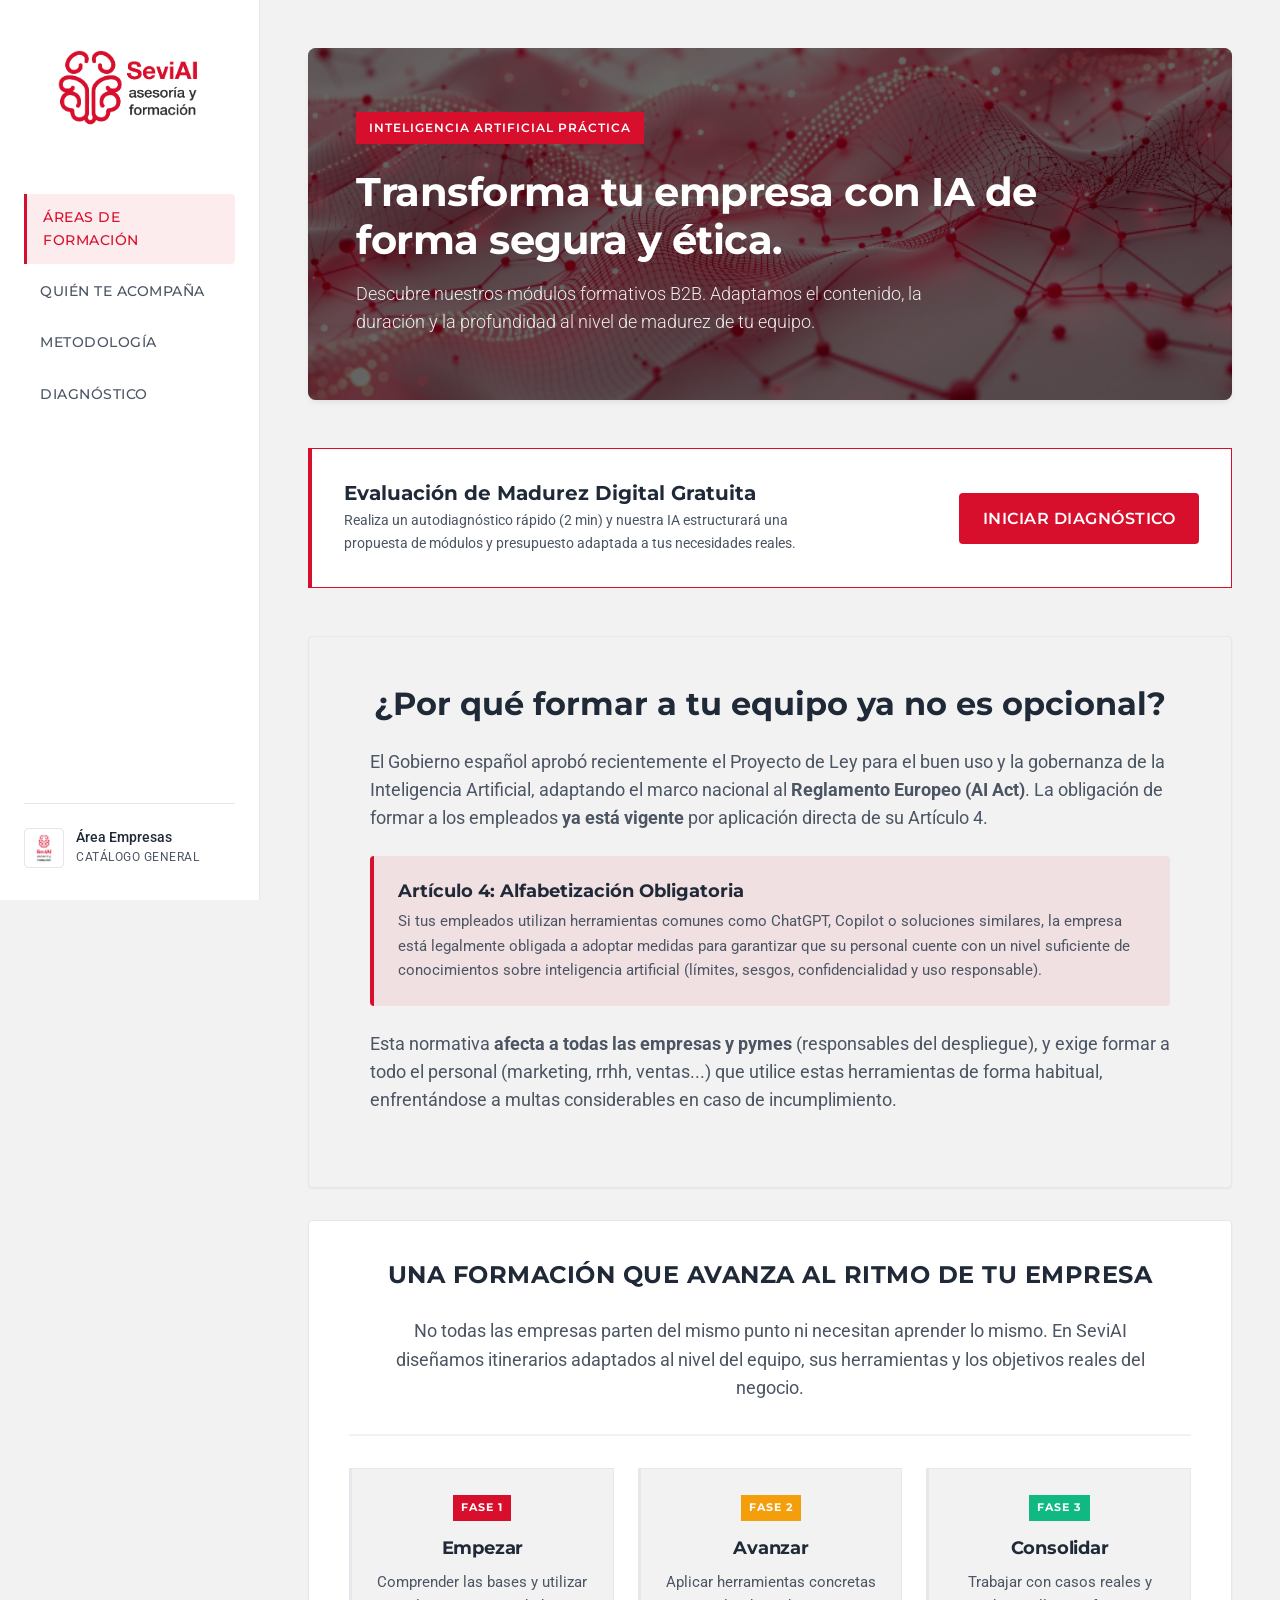
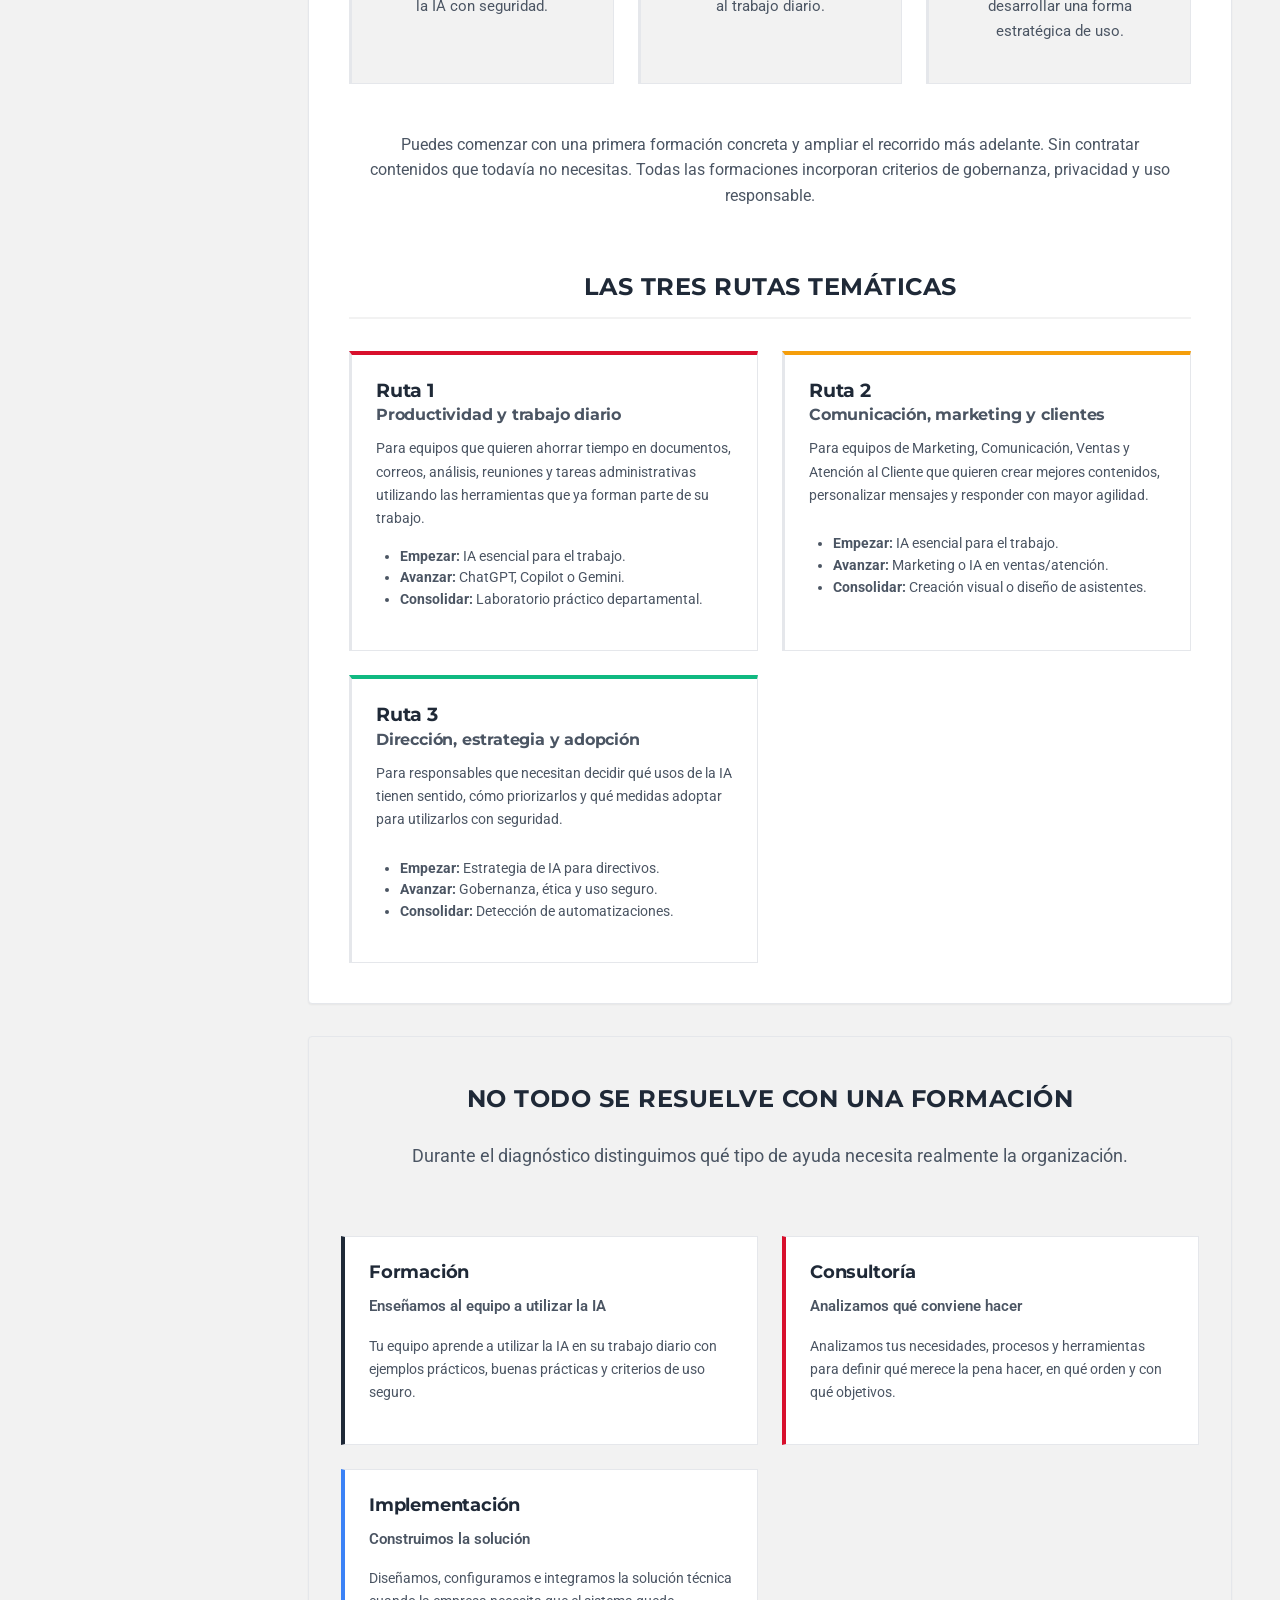
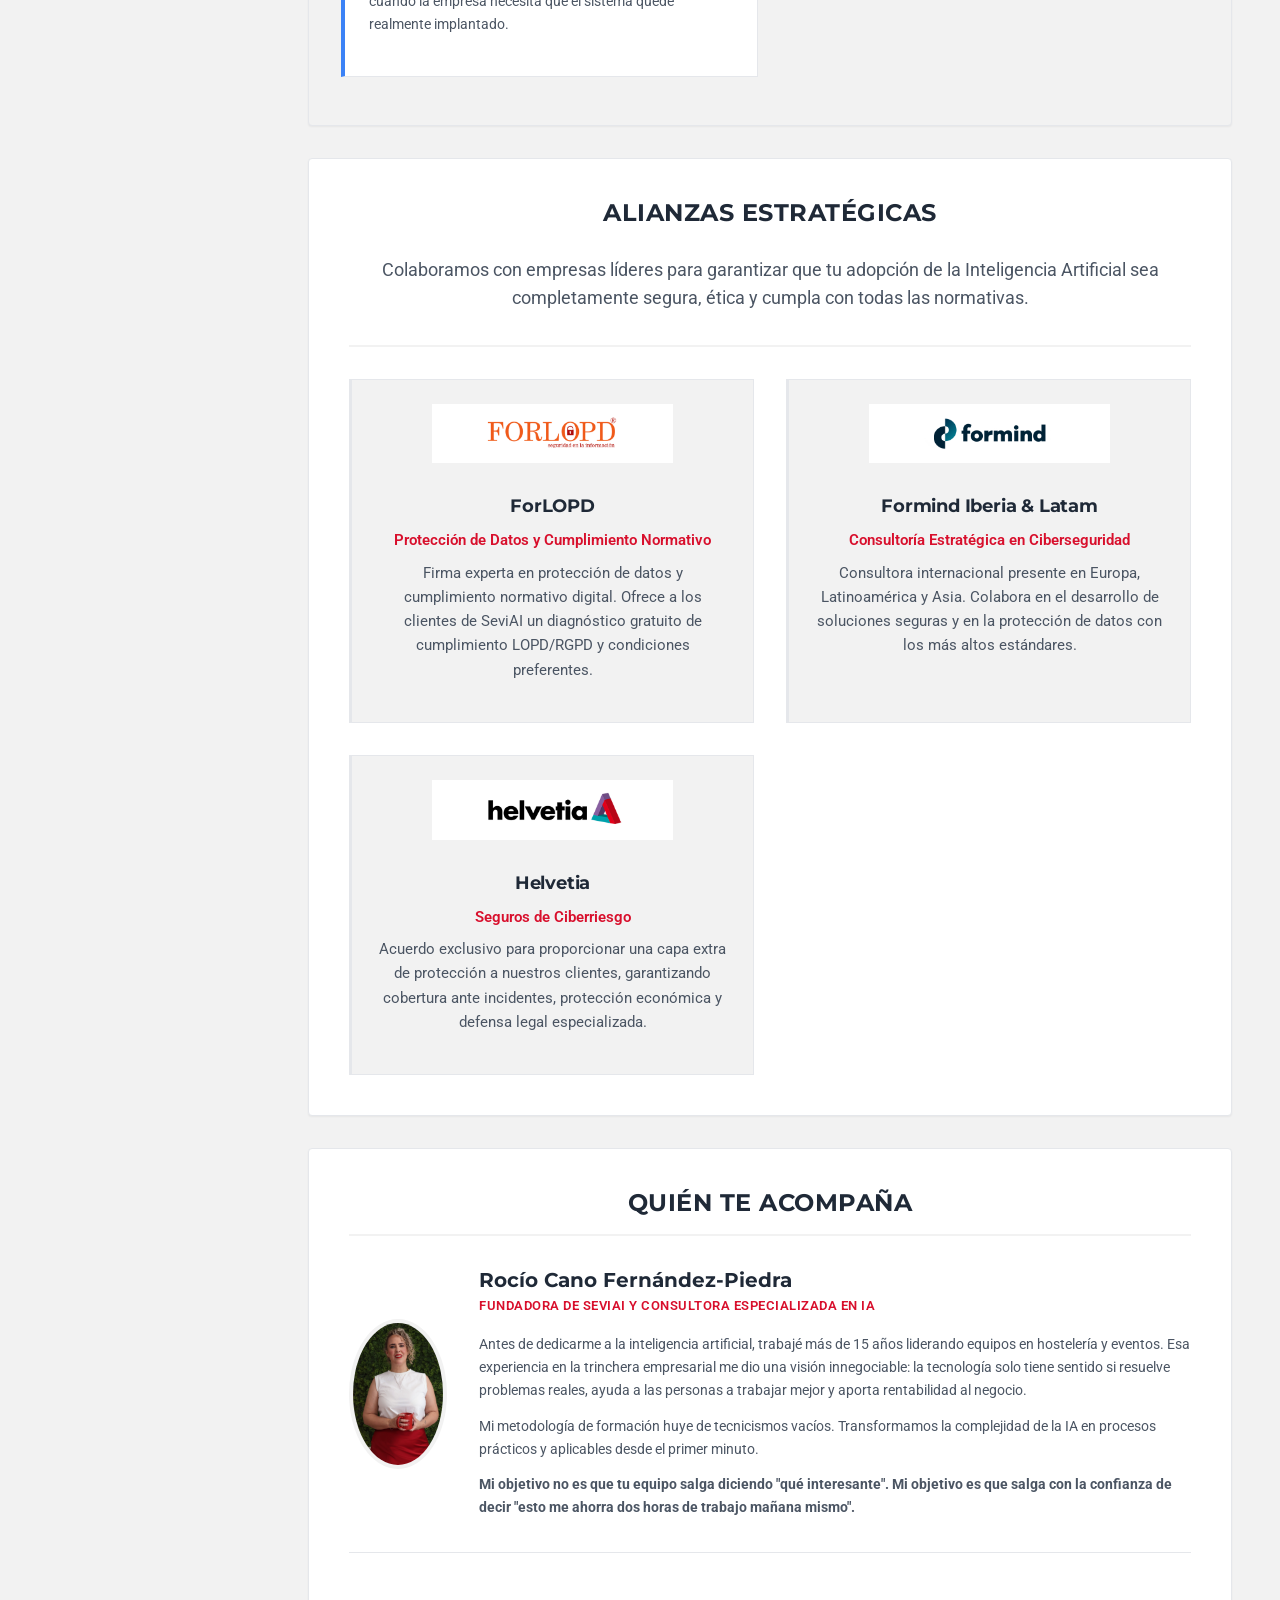
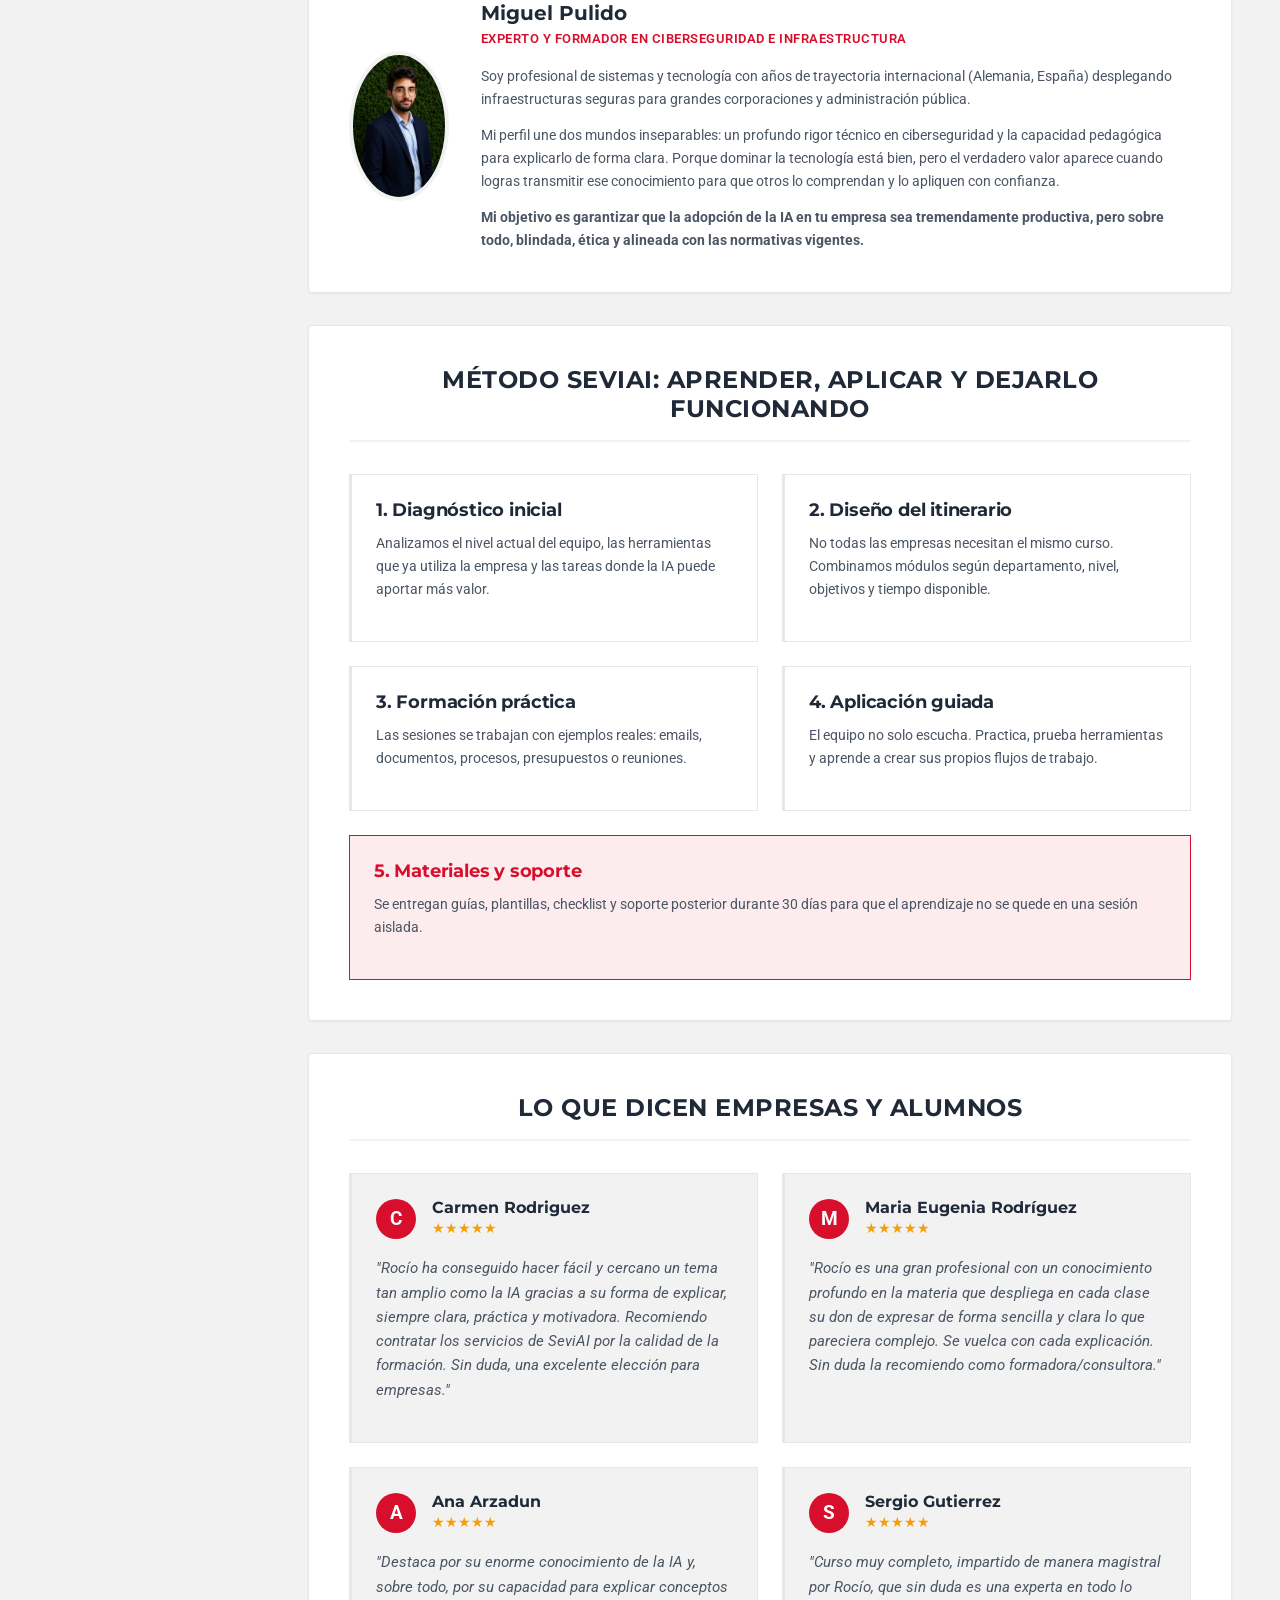
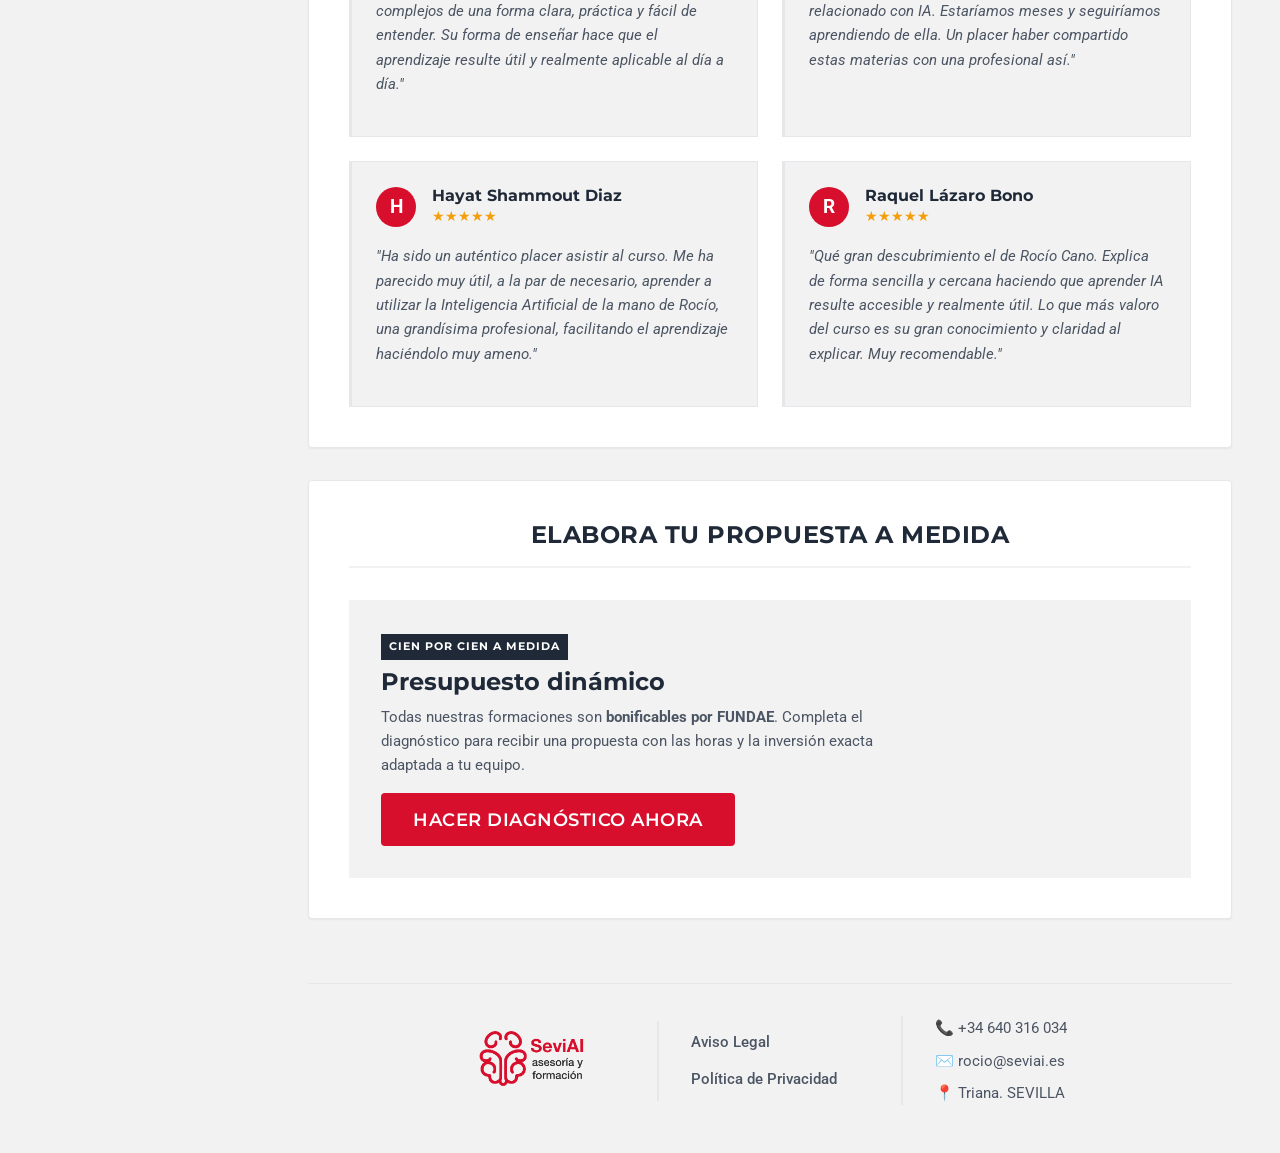
<file: index.html>
<!DOCTYPE html>
<html lang="es">
<head>
  <meta charset="UTF-8">
  <meta name="viewport" content="width=device-width, initial-scale=1.0">
  <title>Catálogo de Formaciones | SeviAI</title>
  <link rel="icon" type="image/png" href="assets/img/logo_sin_fondo.png">
  <link rel="stylesheet" href="css/styles.css">
</head>
<body>

  <div class="dashboard">
    <!-- Sidebar Navegación -->
    <aside class="sidebar">
      <div class="brand">
        <!-- Logo horizontal oficial -->
        <a href="https://seviai.es">
          <img src="assets/img/SeviAI-asesoría y formación_horizontal_sin_fondo.png" alt="SeviAI Asesoría y Formación">
        </a>
      </div>

      <nav class="nav-menu">
        <a href="#" class="nav-item active">Áreas de Formación</a>
        <a href="#equipo" class="nav-item">Quién te acompaña</a>
        <a href="#metodologia" class="nav-item">Metodología</a>
        <a href="#diagnostico-final" class="nav-item">Diagnóstico</a>
      </nav>

      <div class="client-info">
        <img src="assets/img/Vertical_Logo Rojo_Original_Sin_fondo.png" alt="SeviAI Logo" id="clientAvatar" class="client-avatar" style="object-fit:contain; padding:2px;">
        <div class="client-details">
          <h4>Área Empresas</h4>
          <p>Catálogo General</p>
        </div>
      </div>
    </aside>

    <!-- Contenido Principal -->
    <main class="main-content">
      
      <!-- Hero Propuesta con Video/Imagen de fondo -->
      <section class="hero">
        <video autoplay muted loop playsinline class="hero-video-bg" poster="assets/img/Loop copia.jpg">
          <source src="assets/img/video-formación.mov" type="video/mp4">
        </video>
        <div class="hero-content">
          <div class="hero-badge">INTELIGENCIA ARTIFICIAL PRÁCTICA</div>
          <h1>Transforma tu empresa con IA de forma segura y ética.</h1>
          <p>Descubre nuestros módulos formativos B2B. Adaptamos el contenido, la duración y la profundidad al nivel de madurez de tu equipo.</p>
        </div>
      </section>

      <!-- Banner Diagnóstico (Cualificador) -->
      <div class="diagnostic-banner">
        <div class="diagnostic-text">
          <h3>Evaluación de Madurez Digital Gratuita</h3>
          <p>Realiza un autodiagnóstico rápido (2 min) y nuestra IA estructurará una propuesta de módulos y presupuesto adaptada a tus necesidades reales.</p>
        </div>
        <button class="btn btn-primary" id="btnOpenDiagnostic" style="font-size: 1rem; padding: 1rem 1.5rem;">
          Iniciar Diagnóstico
        </button>
      </div>

      <!-- Urgencia Legal (Ley IA) -->
      <section class="section" style="background:var(--bg-color); border:1px solid var(--border-color); border-radius:var(--radius-md); padding: 3rem 2rem;">
        <div style="max-width: 800px; margin: 0 auto; text-align: left;">
          <h2 style="font-size: 2rem; color:var(--text-main); margin-bottom: 1.5rem; text-align: center;">¿Por qué formar a tu equipo ya no es opcional?</h2>
          <p style="font-size: 1.1rem; color:var(--text-muted); margin-bottom: 1.5rem; line-height: 1.6;">El Gobierno español aprobó recientemente el Proyecto de Ley para el buen uso y la gobernanza de la Inteligencia Artificial, adaptando el marco nacional al <strong>Reglamento Europeo (AI Act)</strong>. La obligación de formar a los empleados <strong>ya está vigente</strong> por aplicación directa de su Artículo 4.</p>
          
          <div style="background:var(--primary-light); border-left:4px solid var(--primary); padding: 1.5rem; margin-bottom: 1.5rem; border-radius: 4px;">
            <h4 style="color:var(--text-main); margin-bottom: 0.5rem; font-size: 1.1rem;">Artículo 4: Alfabetización Obligatoria</h4>
            <p style="color:var(--text-muted); font-size: 0.95rem;">Si tus empleados utilizan herramientas comunes como ChatGPT, Copilot o soluciones similares, la empresa está legalmente obligada a adoptar medidas para garantizar que su personal cuente con un nivel suficiente de conocimientos sobre inteligencia artificial (límites, sesgos, confidencialidad y uso responsable).</p>
          </div>
          <p style="font-size: 1.1rem; color:var(--text-muted); margin-bottom: 1.5rem; line-height: 1.6;">Esta normativa <strong>afecta a todas las empresas y pymes</strong> (responsables del despliegue), y exige formar a todo el personal (marketing, rrhh, ventas...) que utilice estas herramientas de forma habitual, enfrentándose a multas considerables en caso de incumplimiento.</p>
        </div>
      </section>

      <!-- Sistema de Rutas -->
      <section class="section" id="rutas">
        <div class="section-header">
          <h2 class="section-title">Una formación que avanza al ritmo de tu empresa</h2>
          <p style="text-align:center; max-width:800px; margin:1rem auto; color:var(--text-muted); font-size:1.1rem; line-height:1.6;">No todas las empresas parten del mismo punto ni necesitan aprender lo mismo. En SeviAI diseñamos itinerarios adaptados al nivel del equipo, sus herramientas y los objetivos reales del negocio.</p>
        </div>

        <div style="display:grid; grid-template-columns: repeat(auto-fit, minmax(250px, 1fr)); gap: 1.5rem; margin-bottom: 3rem;">
          <div class="card" style="background:var(--bg-color); text-align:center;">
            <div class="card-badge" style="background:var(--primary); color:white;">Fase 1</div>
            <h3 class="card-title">Empezar</h3>
            <p class="card-desc" style="font-size:0.95rem;">Comprender las bases y utilizar la IA con seguridad.</p>
          </div>
          <div class="card" style="background:var(--bg-color); text-align:center;">
            <div class="card-badge" style="background:#f59e0b; color:white;">Fase 2</div>
            <h3 class="card-title">Avanzar</h3>
            <p class="card-desc" style="font-size:0.95rem;">Aplicar herramientas concretas al trabajo diario.</p>
          </div>
          <div class="card" style="background:var(--bg-color); text-align:center;">
            <div class="card-badge" style="background:#10b981; color:white;">Fase 3</div>
            <h3 class="card-title">Consolidar</h3>
            <p class="card-desc" style="font-size:0.95rem;">Trabajar con casos reales y desarrollar una forma estratégica de uso.</p>
          </div>
        </div>
        <p style="text-align:center; max-width:800px; margin:0 auto 4rem auto; color:var(--text-muted); font-size:1rem; line-height:1.6;">Puedes comenzar con una primera formación concreta y ampliar el recorrido más adelante. Sin contratar contenidos que todavía no necesitas. Todas las formaciones incorporan criterios de gobernanza, privacidad y uso responsable.</p>

        <div class="section-header">
          <h2 class="section-title">Las Tres Rutas Temáticas</h2>
        </div>

        <div style="display:grid; grid-template-columns: repeat(auto-fit, minmax(min(100%, 280px), 1fr)); gap: 1.5rem;">
          <!-- Ruta 1 -->
          <div class="card" style="border-top: 4px solid var(--primary);">
            <h3 class="card-title" style="font-size:1.2rem;">Ruta 1<br><span style="font-size:1rem; color:var(--text-muted);">Productividad y trabajo diario</span></h3>
            <p class="card-desc" style="margin-bottom:1rem; min-height:80px;">Para equipos que quieren ahorrar tiempo en documentos, correos, análisis, reuniones y tareas administrativas utilizando las herramientas que ya forman parte de su trabajo.</p>
            <ul style="color:var(--text-muted); font-size:0.9rem; padding-left:1.5rem; margin-bottom:1rem; line-height:1.5;">
              <li><strong>Empezar:</strong> IA esencial para el trabajo.</li>
              <li><strong>Avanzar:</strong> ChatGPT, Copilot o Gemini.</li>
              <li><strong>Consolidar:</strong> Laboratorio práctico departamental.</li>
            </ul>
          </div>
          <!-- Ruta 2 -->
          <div class="card" style="border-top: 4px solid #f59e0b;">
            <h3 class="card-title" style="font-size:1.2rem;">Ruta 2<br><span style="font-size:1rem; color:var(--text-muted);">Comunicación, marketing y clientes</span></h3>
            <p class="card-desc" style="margin-bottom:1rem; min-height:80px;">Para equipos de Marketing, Comunicación, Ventas y Atención al Cliente que quieren crear mejores contenidos, personalizar mensajes y responder con mayor agilidad.</p>
            <ul style="color:var(--text-muted); font-size:0.9rem; padding-left:1.5rem; margin-bottom:1rem; line-height:1.5;">
              <li><strong>Empezar:</strong> IA esencial para el trabajo.</li>
              <li><strong>Avanzar:</strong> Marketing o IA en ventas/atención.</li>
              <li><strong>Consolidar:</strong> Creación visual o diseño de asistentes.</li>
            </ul>
          </div>
          <!-- Ruta 3 -->
          <div class="card" style="border-top: 4px solid #10b981;">
            <h3 class="card-title" style="font-size:1.2rem;">Ruta 3<br><span style="font-size:1rem; color:var(--text-muted);">Dirección, estrategia y adopción</span></h3>
            <p class="card-desc" style="margin-bottom:1rem; min-height:80px;">Para responsables que necesitan decidir qué usos de la IA tienen sentido, cómo priorizarlos y qué medidas adoptar para utilizarlos con seguridad.</p>
            <ul style="color:var(--text-muted); font-size:0.9rem; padding-left:1.5rem; margin-bottom:1rem; line-height:1.5;">
              <li><strong>Empezar:</strong> Estrategia de IA para directivos.</li>
              <li><strong>Avanzar:</strong> Gobernanza, ética y uso seguro.</li>
              <li><strong>Consolidar:</strong> Detección de automatizaciones.</li>
            </ul>
          </div>
        </div>
      </section>

      <!-- Formación, Consultoría e Implementación -->
      <section class="section" style="background:var(--bg-color); border-radius:var(--radius-md); padding: 3rem 2rem;">
        <div class="section-header">
          <h2 class="section-title">No todo se resuelve con una formación</h2>
          <p style="text-align:center; max-width:800px; margin:1rem auto; color:var(--text-muted); font-size:1.1rem; line-height:1.6;">Durante el diagnóstico distinguimos qué tipo de ayuda necesita realmente la organización.</p>
        </div>

        <div style="display:grid; grid-template-columns: repeat(auto-fit, minmax(280px, 1fr)); gap: 1.5rem;">
          <div class="card" style="background:white; border-left: 4px solid var(--text-main);">
            <h3 class="card-title">Formación</h3>
            <p style="font-weight:600; margin-bottom:1rem; color:var(--text-muted); font-size:0.95rem;">Enseñamos al equipo a utilizar la IA</p>
            <p class="card-desc">Tu equipo aprende a utilizar la IA en su trabajo diario con ejemplos prácticos, buenas prácticas y criterios de uso seguro.</p>
          </div>
          <div class="card" style="background:white; border-left: 4px solid var(--primary);">
            <h3 class="card-title">Consultoría</h3>
            <p style="font-weight:600; margin-bottom:1rem; color:var(--text-muted); font-size:0.95rem;">Analizamos qué conviene hacer</p>
            <p class="card-desc">Analizamos tus necesidades, procesos y herramientas para definir qué merece la pena hacer, en qué orden y con qué objetivos.</p>
          </div>
          <div class="card" style="background:white; border-left: 4px solid #3b82f6;">
            <h3 class="card-title">Implementación</h3>
            <p style="font-weight:600; margin-bottom:1rem; color:var(--text-muted); font-size:0.95rem;">Construimos la solución</p>
            <p class="card-desc">Diseñamos, configuramos e integramos la solución técnica cuando la empresa necesita que el sistema quede realmente implantado.</p>
          </div>
        </div>
      </section>

      <!-- Partners Estratégicos -->
      <section class="section" id="partners">
        <div class="section-header">
          <h2 class="section-title">Alianzas Estratégicas</h2>
          <p style="text-align:center; max-width:800px; margin:1rem auto; color:var(--text-muted); font-size:1.1rem; line-height:1.6;">Colaboramos con empresas líderes para garantizar que tu adopción de la Inteligencia Artificial sea completamente segura, ética y cumpla con todas las normativas.</p>
        </div>
        
        <div style="display:grid; grid-template-columns: repeat(auto-fit, minmax(min(100%, 280px), 1fr)); gap: 2rem;">
          <div class="card" style="text-align:center; background:var(--bg-color);">
            <img src="assets/img/Forlopd.png" alt="ForLOPD" style="height: 60px; object-fit: contain; margin-bottom: 1.5rem;" onerror="this.src='https://ui-avatars.com/api/?name=ForLOPD&background=fff&color=d80f2c&size=100'">
            <h3 class="card-title">ForLOPD</h3>
            <p style="font-weight:600; margin-bottom:0.5rem; color:var(--primary); font-size:0.95rem;">Protección de Datos y Cumplimiento Normativo</p>
            <p class="card-desc" style="font-size:0.95rem;">Firma experta en protección de datos y cumplimiento normativo digital. Ofrece a los clientes de SeviAI un diagnóstico gratuito de cumplimiento LOPD/RGPD y condiciones preferentes.</p>
          </div>
          
          <div class="card" style="text-align:center; background:var(--bg-color);">
            <img src="assets/img/formind.png" alt="Formind" style="height: 60px; object-fit: contain; margin-bottom: 1.5rem;" onerror="this.src='https://ui-avatars.com/api/?name=Formind&background=fff&color=1e293b&size=100'">
            <h3 class="card-title">Formind Iberia & Latam</h3>
            <p style="font-weight:600; margin-bottom:0.5rem; color:var(--primary); font-size:0.95rem;">Consultoría Estratégica en Ciberseguridad</p>
            <p class="card-desc" style="font-size:0.95rem;">Consultora internacional presente en Europa, Latinoamérica y Asia. Colabora en el desarrollo de soluciones seguras y en la protección de datos con los más altos estándares.</p>
          </div>
          
          <div class="card" style="text-align:center; background:var(--bg-color);">
            <img src="assets/img/Helvetia.png" alt="Helvetia" style="height: 60px; object-fit: contain; margin-bottom: 1.5rem;" onerror="this.src='https://ui-avatars.com/api/?name=Helvetia&background=fff&color=3b82f6&size=100'">
            <h3 class="card-title">Helvetia</h3>
            <p style="font-weight:600; margin-bottom:0.5rem; color:var(--primary); font-size:0.95rem;">Seguros de Ciberriesgo</p>
            <p class="card-desc" style="font-size:0.95rem;">Acuerdo exclusivo para proporcionar una capa extra de protección a nuestros clientes, garantizando cobertura ante incidentes, protección económica y defensa legal especializada.</p>
          </div>
        </div>
      </section>

      <!-- Equipo Facilitador -->
      <section class="section" id="equipo">
        <div class="section-header">
          <h2 class="section-title">Quién te acompaña</h2>
        </div>
        
        <div class="facilitator" style="margin-bottom: 3rem; padding-bottom: 2rem; border-bottom: 1px solid var(--border-color);">
          <img src="assets/img/rocio.JPG" alt="Rocío Cano Fernández-Piedra">
          <div class="facilitator-info">
            <h3>Rocío Cano Fernández-Piedra</h3>
            <p style="text-transform:uppercase; letter-spacing:0.5px; margin-bottom: 1rem; color:var(--primary); font-size:0.8rem; font-weight:600;">Fundadora de SeviAI y Consultora Especializada en IA</p>
            <p style="margin-bottom:0.8rem;">Antes de dedicarme a la inteligencia artificial, trabajé más de 15 años liderando equipos en hostelería y eventos. Esa experiencia en la trinchera empresarial me dio una visión innegociable: la tecnología solo tiene sentido si resuelve problemas reales, ayuda a las personas a trabajar mejor y aporta rentabilidad al negocio.</p>
            <p style="margin-bottom:0.8rem;">Mi metodología de formación huye de tecnicismos vacíos. Transformamos la complejidad de la IA en procesos prácticos y aplicables desde el primer minuto.</p>
            <p><strong>Mi objetivo no es que tu equipo salga diciendo "qué interesante". Mi objetivo es que salga con la confianza de decir "esto me ahorra dos horas de trabajo mañana mismo".</strong></p>
          </div>
        </div>

        <div class="facilitator">
          <img src="assets/img/miguel_pulido.jpg" alt="Miguel Pulido">
          <div class="facilitator-info">
            <h3>Miguel Pulido</h3>
            <p style="text-transform:uppercase; letter-spacing:0.5px; margin-bottom: 1rem; color:var(--primary); font-size:0.8rem; font-weight:600;">Experto y Formador en Ciberseguridad e Infraestructura</p>
            <p style="margin-bottom:0.8rem;">Soy profesional de sistemas y tecnología con años de trayectoria internacional (Alemania, España) desplegando infraestructuras seguras para grandes corporaciones y administración pública.</p>
            <p style="margin-bottom:0.8rem;">Mi perfil une dos mundos inseparables: un profundo rigor técnico en ciberseguridad y la capacidad pedagógica para explicarlo de forma clara. Porque dominar la tecnología está bien, pero el verdadero valor aparece cuando logras transmitir ese conocimiento para que otros lo comprendan y lo apliquen con confianza.</p>
            <p><strong>Mi objetivo es garantizar que la adopción de la IA en tu empresa sea tremendamente productiva, pero sobre todo, blindada, ética y alineada con las normativas vigentes.</strong></p>
          </div>
        </div>
      </section>

      <!-- Metodología -->
      <section class="section" id="metodologia">
        <div class="section-header">
          <h2 class="section-title">Método SeviAI: aprender, aplicar y dejarlo funcionando</h2>
        </div>
        <div class="grid-2">
          <div class="card">
            <h3 class="card-title">1. Diagnóstico inicial</h3>
            <p class="card-desc">Analizamos el nivel actual del equipo, las herramientas que ya utiliza la empresa y las tareas donde la IA puede aportar más valor.</p>
          </div>
          <div class="card">
            <h3 class="card-title">2. Diseño del itinerario</h3>
            <p class="card-desc">No todas las empresas necesitan el mismo curso. Combinamos módulos según departamento, nivel, objetivos y tiempo disponible.</p>
          </div>
          <div class="card">
            <h3 class="card-title">3. Formación práctica</h3>
            <p class="card-desc">Las sesiones se trabajan con ejemplos reales: emails, documentos, procesos, presupuestos o reuniones.</p>
          </div>
          <div class="card">
            <h3 class="card-title">4. Aplicación guiada</h3>
            <p class="card-desc">El equipo no solo escucha. Practica, prueba herramientas y aprende a crear sus propios flujos de trabajo.</p>
          </div>
          <div class="card span-2-desktop" style="background: var(--primary-light); border: 1px solid var(--primary);">
            <h3 class="card-title" style="color:var(--primary);">5. Materiales y soporte</h3>
            <p class="card-desc">Se entregan guías, plantillas, checklist y soporte posterior durante 30 días para que el aprendizaje no se quede en una sesión aislada.</p>
          </div>
        </div>
      </section>

      <!-- Reseñas -->
      <section class="section" id="resenas">
        <div class="section-header">
          <h2 class="section-title">Lo que dicen empresas y alumnos</h2>
        </div>
        <div class="grid-2">
          <!-- Reseña 1 -->
          <div class="card" style="background:var(--bg-color);">
            <div style="display:flex; align-items:center; gap:1rem; margin-bottom:1rem;">
              <div style="width:40px; height:40px; background:var(--primary); color:white; border-radius:50%; display:flex; align-items:center; justify-content:center; font-weight:bold; font-size:1.2rem;">C</div>
              <div>
                <h4 style="margin:0; font-size:1rem; color:var(--text-main);">Carmen Rodriguez</h4>
                <div style="color:#f59e0b; font-size:0.9rem;">★★★★★</div>
              </div>
            </div>
            <p class="card-desc" style="font-size:0.95rem; font-style:italic;">"Rocío ha conseguido hacer fácil y cercano un tema tan amplio como la IA gracias a su forma de explicar, siempre clara, práctica y motivadora. Recomiendo contratar los servicios de SeviAI por la calidad de la formación. Sin duda, una excelente elección para empresas."</p>
          </div>
          <!-- Reseña 2 -->
          <div class="card" style="background:var(--bg-color);">
            <div style="display:flex; align-items:center; gap:1rem; margin-bottom:1rem;">
              <div style="width:40px; height:40px; background:var(--primary); color:white; border-radius:50%; display:flex; align-items:center; justify-content:center; font-weight:bold; font-size:1.2rem;">M</div>
              <div>
                <h4 style="margin:0; font-size:1rem; color:var(--text-main);">Maria Eugenia Rodríguez</h4>
                <div style="color:#f59e0b; font-size:0.9rem;">★★★★★</div>
              </div>
            </div>
            <p class="card-desc" style="font-size:0.95rem; font-style:italic;">"Rocío es una gran profesional con un conocimiento profundo en la materia que despliega en cada clase su don de expresar de forma sencilla y clara lo que pareciera complejo. Se vuelca con cada explicación. Sin duda la recomiendo como formadora/consultora."</p>
          </div>
          <!-- Reseña 3 -->
          <div class="card" style="background:var(--bg-color);">
            <div style="display:flex; align-items:center; gap:1rem; margin-bottom:1rem;">
              <div style="width:40px; height:40px; background:var(--primary); color:white; border-radius:50%; display:flex; align-items:center; justify-content:center; font-weight:bold; font-size:1.2rem;">A</div>
              <div>
                <h4 style="margin:0; font-size:1rem; color:var(--text-main);">Ana Arzadun</h4>
                <div style="color:#f59e0b; font-size:0.9rem;">★★★★★</div>
              </div>
            </div>
            <p class="card-desc" style="font-size:0.95rem; font-style:italic;">"Destaca por su enorme conocimiento de la IA y, sobre todo, por su capacidad para explicar conceptos complejos de una forma clara, práctica y fácil de entender. Su forma de enseñar hace que el aprendizaje resulte útil y realmente aplicable al día a día."</p>
          </div>
          <!-- Reseña 4 -->
          <div class="card" style="background:var(--bg-color);">
            <div style="display:flex; align-items:center; gap:1rem; margin-bottom:1rem;">
              <div style="width:40px; height:40px; background:var(--primary); color:white; border-radius:50%; display:flex; align-items:center; justify-content:center; font-weight:bold; font-size:1.2rem;">S</div>
              <div>
                <h4 style="margin:0; font-size:1rem; color:var(--text-main);">Sergio Gutierrez</h4>
                <div style="color:#f59e0b; font-size:0.9rem;">★★★★★</div>
              </div>
            </div>
            <p class="card-desc" style="font-size:0.95rem; font-style:italic;">"Curso muy completo, impartido de manera magistral por Rocío, que sin duda es una experta en todo lo relacionado con IA. Estaríamos meses y seguiríamos aprendiendo de ella. Un placer haber compartido estas materias con una profesional así."</p>
          </div>
          <!-- Reseña 5 -->
          <div class="card" style="background:var(--bg-color);">
            <div style="display:flex; align-items:center; gap:1rem; margin-bottom:1rem;">
              <div style="width:40px; height:40px; background:var(--primary); color:white; border-radius:50%; display:flex; align-items:center; justify-content:center; font-weight:bold; font-size:1.2rem;">H</div>
              <div>
                <h4 style="margin:0; font-size:1rem; color:var(--text-main);">Hayat Shammout Diaz</h4>
                <div style="color:#f59e0b; font-size:0.9rem;">★★★★★</div>
              </div>
            </div>
            <p class="card-desc" style="font-size:0.95rem; font-style:italic;">"Ha sido un auténtico placer asistir al curso. Me ha parecido muy útil, a la par de necesario, aprender a utilizar la Inteligencia Artificial de la mano de Rocío, una grandísima profesional, facilitando el aprendizaje haciéndolo muy ameno."</p>
          </div>
          <!-- Reseña 6 -->
          <div class="card" style="background:var(--bg-color);">
            <div style="display:flex; align-items:center; gap:1rem; margin-bottom:1rem;">
              <div style="width:40px; height:40px; background:var(--primary); color:white; border-radius:50%; display:flex; align-items:center; justify-content:center; font-weight:bold; font-size:1.2rem;">R</div>
              <div>
                <h4 style="margin:0; font-size:1rem; color:var(--text-main);">Raquel Lázaro Bono</h4>
                <div style="color:#f59e0b; font-size:0.9rem;">★★★★★</div>
              </div>
            </div>
            <p class="card-desc" style="font-size:0.95rem; font-style:italic;">"Qué gran descubrimiento el de Rocío Cano. Explica de forma sencilla y cercana haciendo que aprender IA resulte accesible y realmente útil. Lo que más valoro del curso es su gran conocimiento y claridad al explicar. Muy recomendable."</p>
          </div>
        </div>
      </section>

      <!-- Diagnostico Final -->
      <section class="section" id="diagnostico-final">
        <div class="section-header">
          <h2 class="section-title">Elabora tu Propuesta a Medida</h2>
        </div>
        
        <div style="background:var(--bg-color); padding: 2rem; display:flex; justify-content:space-between; align-items:center; flex-wrap:wrap; gap:1rem;">
          <div>
            <div class="card-badge" style="background:var(--text-main); color:white; margin-bottom:0.5rem;">Cien por Cien a Medida</div>
            <h3 style="font-size: 1.5rem; color:var(--text-main);">Presupuesto dinámico</h3>
            <p style="color:var(--text-muted); font-size:0.95rem; max-width:500px; margin-top:0.5rem;">Todas nuestras formaciones son <strong>bonificables por FUNDAE</strong>. Completa el diagnóstico para recibir una propuesta con las horas y la inversión exacta adaptada a tu equipo.</p>
          </div>
          
          <div>
            <!-- Botón que abre el modal también -->
            <button class="btn btn-primary" onclick="document.getElementById('diagnosticModal').classList.add('active');" style="font-size: 1.1rem; padding: 1rem 2rem;">Hacer Diagnóstico Ahora</button>
          </div>
        </div>
      </section>

      <!-- Footer Corporativo -->
      <footer class="footer">
        <div class="footer-logo">
          <img src="assets/img/SeviAI-asesoría y formación_horizontal_sin_fondo.png" alt="SeviAI">
        </div>
        <div class="footer-section">
          <a href="https://www.seviai.es/aviso-legal/" target="_blank" style="color: var(--text-muted); text-decoration: none; font-weight: 500;">Aviso Legal</a>
          <a href="https://www.seviai.es/politica-de-privacidad/" target="_blank" style="color: var(--text-muted); text-decoration: none; font-weight: 500;">Política de Privacidad</a>
        </div>
        <div class="footer-section" style="gap: 0.5rem;">
          <span>📞 <a href="tel:+34640316034" style="color: var(--text-muted); text-decoration: none;">+34 640 316 034</a></span>
          <span>✉️ <a href="mailto:rocio@seviai.es" style="color: var(--text-muted); text-decoration: none;">rocio@seviai.es</a></span>
          <span>📍 Triana. SEVILLA</span>
        </div>
      </footer>

    </main>
  </div>

  <!-- Modal Formulario N8N -->
  <div class="modal-overlay" id="diagnosticModal">
    <div class="modal">
      <button class="modal-close" id="btnCloseDiagnostic">✕</button>
      <h2 style="margin-bottom: 0.5rem; font-size:1.5rem;">Evaluación de Madurez Digital Gratuita</h2>
      <p style="color:var(--text-muted); margin-bottom: 2rem; font-size:0.9rem;">Las respuestas estructurarán el presupuesto final a medida.</p>
      
      <div id="formSuccess" class="success-message">
        <strong>✓ Datos registrados.</strong> Se está generando tu presupuesto y será revisado personalmente. Te enviaremos un enlace lo más breve posible.
      </div>

      <form id="diagnosticForm">
        <div class="form-group">
          <label class="form-label">Nombre del Responsable</label>
          <input type="text" name="nombre" class="form-control" required>
        </div>
        
        <div class="form-group">
          <label class="form-label">Email Corporativo</label>
          <input type="email" name="email" class="form-control" required>
        </div>
        
        <div class="form-group">
          <label class="form-label">Nombre de la Empresa</label>
          <input type="text" name="empresa" class="form-control" required>
        </div>

        <div class="form-group">
          <label class="form-label">Ubicación (Si prefieres presencial)</label>
          <select name="zona" class="form-control" required>
            <option value="">Selecciona tu zona de desplazamiento</option>
            <option value="Zona 0">Zona 0: Sevilla capital o hasta 30km</option>
            <option value="Zona 1">Zona 1: De 31km a 60km</option>
            <option value="Zona 2">Zona 2: De 61km a 100km</option>
            <option value="Zona 3">Zona 3: De 101km a 150km</option>
            <option value="Zona 4">Zona 4: Más de 150km (A Medida)</option>
            <option value="Online">Solo me interesa formación Online</option>
          </select>
        </div>

        <div class="form-group">
          <label class="form-label" style="margin-bottom:0.8rem; display:block;">¿Qué departamentos participarán en esta primera fase formativa?</label>
          <div style="display:flex; flex-direction:column; gap:0.5rem; margin-bottom:1rem; font-size:0.95rem; color:var(--text-muted);">
            <label style="cursor:pointer; display:flex; align-items:flex-start; gap:0.5rem;"><input type="checkbox" name="departamentos_implicados" value="Dirección / Gerencia"> Dirección / Gerencia</label>
            <label style="cursor:pointer; display:flex; align-items:flex-start; gap:0.5rem;"><input type="checkbox" name="departamentos_implicados" value="Marketing y Ventas"> Marketing y Ventas</label>
            <label style="cursor:pointer; display:flex; align-items:flex-start; gap:0.5rem;"><input type="checkbox" name="departamentos_implicados" value="Administración / Finanzas"> Administración / Finanzas</label>
            <label style="cursor:pointer; display:flex; align-items:flex-start; gap:0.5rem;"><input type="checkbox" name="departamentos_implicados" value="Recursos Humanos"> Recursos Humanos</label>
            <label style="cursor:pointer; display:flex; align-items:flex-start; gap:0.5rem;"><input type="checkbox" name="departamentos_implicados" value="Operaciones / Atención al Cliente"> Operaciones / Atención al Cliente</label>
          </div>
        </div>

        <div class="form-group">
          <label class="form-label">Nº aproximado de personas a formar</label>
          <input type="number" name="personas" class="form-control" min="1" placeholder="Ej: 5" required>
        </div>

        <div class="form-group">
          <label class="form-label">Modalidad Preferida</label>
          <select name="modalidad_pref" class="form-control" required>
            <option value="">Selecciona modalidad</option>
            <option value="Online (Aula Virtual)">Online (Aula Virtual)</option>
            <option value="Presencial (In-company)">Presencial (In-company)</option>
            <option value="No lo tengo claro aún">No lo tengo claro aún</option>
          </select>
        </div>

        <!-- SECCIÓN 1: EFICIENCIA Y AUTOMATIZACIÓN -->
        <h4 style="margin-top:2.5rem; margin-bottom:1rem; color:var(--primary); font-size:1.1rem; border-bottom: 1px solid var(--border-color); padding-bottom:0.5rem;">1. Eficiencia y Automatización</h4>
        
        <div class="form-group">
          <label class="form-label">1. ¿Qué tareas o procesos sientes que os consumen más tiempo de forma ineficiente actualmente?</label>
          <textarea name="tareas_ineficientes" class="form-control" rows="3" required placeholder="Ej: Redactar informes, volcar datos manuales al CRM, enviar emails repetitivos..."></textarea>
        </div>

        <div class="form-group">
          <label class="form-label" style="margin-bottom:0.8rem; display:block;">2. ¿En qué áreas creéis que la IA os podría aportar más valor a corto plazo?</label>
          <div style="display:flex; flex-direction:column; gap:0.5rem; margin-bottom:1rem; font-size:0.95rem; color:var(--text-muted);">
            <label style="cursor:pointer; display:flex; align-items:flex-start; gap:0.5rem;"><input type="checkbox" name="areas_valor_ia" value="Administración y documentación"> Administración y documentación</label>
            <label style="cursor:pointer; display:flex; align-items:flex-start; gap:0.5rem;"><input type="checkbox" name="areas_valor_ia" value="Ventas y seguimiento comercial"> Ventas y seguimiento comercial</label>
            <label style="cursor:pointer; display:flex; align-items:flex-start; gap:0.5rem;"><input type="checkbox" name="areas_valor_ia" value="Atención al cliente"> Atención al cliente</label>
            <label style="cursor:pointer; display:flex; align-items:flex-start; gap:0.5rem;"><input type="checkbox" name="areas_valor_ia" value="Marketing y redes sociales"> Marketing y redes sociales</label>
            <label style="cursor:pointer; display:flex; align-items:flex-start; gap:0.5rem;"><input type="checkbox" name="areas_valor_ia" value="Gestión interna y coordinación"> Gestión interna y coordinación</label>
          </div>
        </div>

        <!-- SECCIÓN 2: HERRAMIENTAS Y ADOPCIÓN -->
        <h4 style="margin-top:2.5rem; margin-bottom:1rem; color:var(--primary); font-size:1.1rem; border-bottom: 1px solid var(--border-color); padding-bottom:0.5rem;">2. Herramientas y Nivel de Adopción</h4>

        <div class="form-group">
          <label class="form-label" style="margin-bottom:0.8rem; display:block;">3. ¿Cuál es el ecosistema tecnológico principal en vuestra empresa?</label>
          <div style="display:flex; justify-content:space-between; max-width: 450px; margin-top:0.5rem; margin-bottom:1rem; font-size:0.9rem; color:var(--text-muted); gap: 1rem;">
            <label style="display:flex; flex-direction:column; align-items:center; cursor:pointer; text-align:center;"><input type="radio" name="ecosistema" value="Microsoft 365" required style="margin-bottom:0.3rem;">Microsoft 365</label>
            <label style="display:flex; flex-direction:column; align-items:center; cursor:pointer; text-align:center;"><input type="radio" name="ecosistema" value="Google Workspace" style="margin-bottom:0.3rem;">Google Workspace</label>
            <label style="display:flex; flex-direction:column; align-items:center; cursor:pointer; text-align:center;"><input type="radio" name="ecosistema" value="Software propio / ERP" style="margin-bottom:0.3rem;">Software propio / ERP</label>
            <label style="display:flex; flex-direction:column; align-items:center; cursor:pointer; text-align:center;"><input type="radio" name="ecosistema" value="Otro" style="margin-bottom:0.3rem;">Otro / Mixto</label>
          </div>
        </div>

        <div class="form-group">
          <label class="form-label" style="margin-bottom:0.8rem; display:block;">4. ¿La empresa ya está pagando licencias de IA (ej: ChatGPT Plus, Copilot) o usáis versiones gratuitas?</label>
          <div style="display:flex; flex-direction:column; gap:0.5rem; margin-bottom:1rem; font-size:0.95rem; color:var(--text-muted);">
            <label style="cursor:pointer; display:flex; align-items:flex-start; gap:0.5rem;"><input type="radio" name="licencias_ia" value="No usamos IA" required> Aún no usamos IA en el día a día.</label>
            <label style="cursor:pointer; display:flex; align-items:flex-start; gap:0.5rem;"><input type="radio" name="licencias_ia" value="Versiones gratuitas"> Algunos usamos versiones gratuitas de vez en cuando.</label>
            <label style="cursor:pointer; display:flex; align-items:flex-start; gap:0.5rem;"><input type="radio" name="licencias_ia" value="Licencias sueltas sin estrategia"> Hemos comprado algunas licencias de pago, pero cada uno lo usa a su manera.</label>
            <label style="cursor:pointer; display:flex; align-items:flex-start; gap:0.5rem;"><input type="radio" name="licencias_ia" value="Licencias corporativas con estrategia"> Sí, tenemos licencias para el equipo y un flujo de trabajo claro.</label>
          </div>
        </div>

        <div class="form-group">
          <label class="form-label" style="margin-bottom:0.8rem; display:block;">5. ¿Cuál creéis que es el mayor freno para avanzar con la IA en vuestra empresa?</label>
          <div style="display:flex; flex-direction:column; gap:0.5rem; margin-bottom:1rem; font-size:0.95rem; color:var(--text-muted);">
            <label style="cursor:pointer; display:flex; align-items:flex-start; gap:0.5rem;"><input type="radio" name="freno_ia" value="Falta de tiempo" required> Falta de tiempo para formarnos e investigar.</label>
            <label style="cursor:pointer; display:flex; align-items:flex-start; gap:0.5rem;"><input type="radio" name="freno_ia" value="Miedo a los datos"> Miedo a la privacidad y fuga de datos confidenciales.</label>
            <label style="cursor:pointer; display:flex; align-items:flex-start; gap:0.5rem;"><input type="radio" name="freno_ia" value="Falta de conocimiento"> No sabemos por dónde empezar ni qué herramientas elegir.</label>
            <label style="cursor:pointer; display:flex; align-items:flex-start; gap:0.5rem;"><input type="radio" name="freno_ia" value="Cultura de empresa"> Resistencia al cambio o falta de presupuesto.</label>
          </div>
        </div>

        <!-- SECCIÓN 3: RIESGOS Y GOBERNANZA -->
        <h4 style="margin-top:2.5rem; margin-bottom:1rem; color:var(--primary); font-size:1.1rem; border-bottom: 1px solid var(--border-color); padding-bottom:0.5rem;">3. Riesgos y Gobernanza</h4>

        <div class="form-group">
          <label class="form-label" style="margin-bottom:0.8rem; display:block;">6. ¿Trabajáis habitualmente con información sensible o confidencial?</label>
          <div style="display:flex; flex-direction:column; gap:0.5rem; margin-bottom:1rem; font-size:0.95rem; color:var(--text-muted);">
            <label style="cursor:pointer; display:flex; align-items:flex-start; gap:0.5rem;"><input type="radio" name="datos_sensibles" value="Sí" required> Sí (Datos de clientes, financieros, contratos, de salud, etc.)</label>
            <label style="cursor:pointer; display:flex; align-items:flex-start; gap:0.5rem;"><input type="radio" name="datos_sensibles" value="No especialmente"> No especialmente.</label>
          </div>
        </div>

        <div class="form-group">
          <label class="form-label" style="margin-bottom:0.8rem; display:block;">7. ¿La empresa tiene alguna política, guía interna o formación sobre el uso seguro de IA?</label>
          <div style="display:flex; flex-direction:column; gap:0.5rem; margin-bottom:1rem; font-size:0.95rem; color:var(--text-muted);">
            <label style="cursor:pointer; display:flex; align-items:flex-start; gap:0.5rem;"><input type="radio" name="politica_interna_ia" value="No" required> No, cada uno hace lo que puede.</label>
            <label style="cursor:pointer; display:flex; align-items:flex-start; gap:0.5rem;"><input type="radio" name="politica_interna_ia" value="Sí, pero no formalizada"> Sí, pero no está muy formalizada o se aplica poco.</label>
            <label style="cursor:pointer; display:flex; align-items:flex-start; gap:0.5rem;"><input type="radio" name="politica_interna_ia" value="Sí, estricta y formación"> Sí, tenemos una política estricta y formación al respecto.</label>
          </div>
        </div>

        <div class="form-group">
          <label class="form-label" style="margin-bottom:0.8rem; display:block;">8. Para terminar, ¿os interesaría recibir pautas iniciales sobre Ciberseguridad y Protección de Datos aplicada a la IA?</label>
          <div style="display:flex; flex-direction:column; gap:0.5rem; margin-bottom:1rem; font-size:0.95rem; color:var(--text-muted);">
            <label style="cursor:pointer; display:flex; align-items:flex-start; gap:0.5rem;"><input type="radio" name="interes_ciberseguridad" value="Sí" required> Sí, nos interesa mucho asegurar nuestros procesos.</label>
            <label style="cursor:pointer; display:flex; align-items:flex-start; gap:0.5rem;"><input type="radio" name="interes_ciberseguridad" value="De momento productividad"> De momento preferimos centrarnos solo en productividad y aprendizaje.</label>
          </div>
        </div>

        <div class="form-group" style="margin-top: 2rem; padding-top: 1.5rem; border-top: 1px solid var(--border-color); font-size: 0.85rem; color: var(--text-muted); line-height: 1.5;">
          <p style="margin-bottom: 1rem;"><strong>Información básica en protección de datos:</strong> Conforme al RGPD y la LOPDGDD, <strong>MARIA DEL ROCIO INMACULADA CANO FERNANDEZ-PIEDRA</strong> tratará los datos facilitados con la finalidad de gestionar y atender su solicitud. Para obtener más información acerca del tratamiento de sus datos y ejercer sus derechos, visite nuestra <a href="https://www.seviai.es/politica-de-privacidad/" target="_blank" style="text-decoration: underline; color: var(--primary);">Política de Privacidad</a>.</p>
          <label style="display:flex; align-items:flex-start; gap:0.5rem; cursor:pointer;">
            <input type="checkbox" name="acepta_privacidad" required style="margin-top: 0.2rem;">
            <span><strong>ENTIENDO Y ACEPTO</strong> el tratamiento de mis datos tal y como se describe anteriormente y se explica con mayor detalle en la <a href="https://www.seviai.es/politica-de-privacidad/" target="_blank" style="text-decoration: underline; color: var(--primary);">Política de Privacidad</a>.</span>
          </label>
        </div>

        <div style="display:flex; align-items:center; gap:1rem; margin-top:1.5rem;">
          <button type="submit" class="btn btn-primary" style="width:100%;">
            Solicitar Propuesta
          </button>
          <div class="loader" id="formLoader" style="display:none;"></div>
        </div>
      </form>
    </div>
  </div>

  <!-- Note: el app.js maneja el modal, webhook.js maneja el envio -->
  <script src="js/config.js"></script>
  <script src="js/app.js"></script>
  <script src="js/webhook.js"></script>
</body>
</html>
</file>
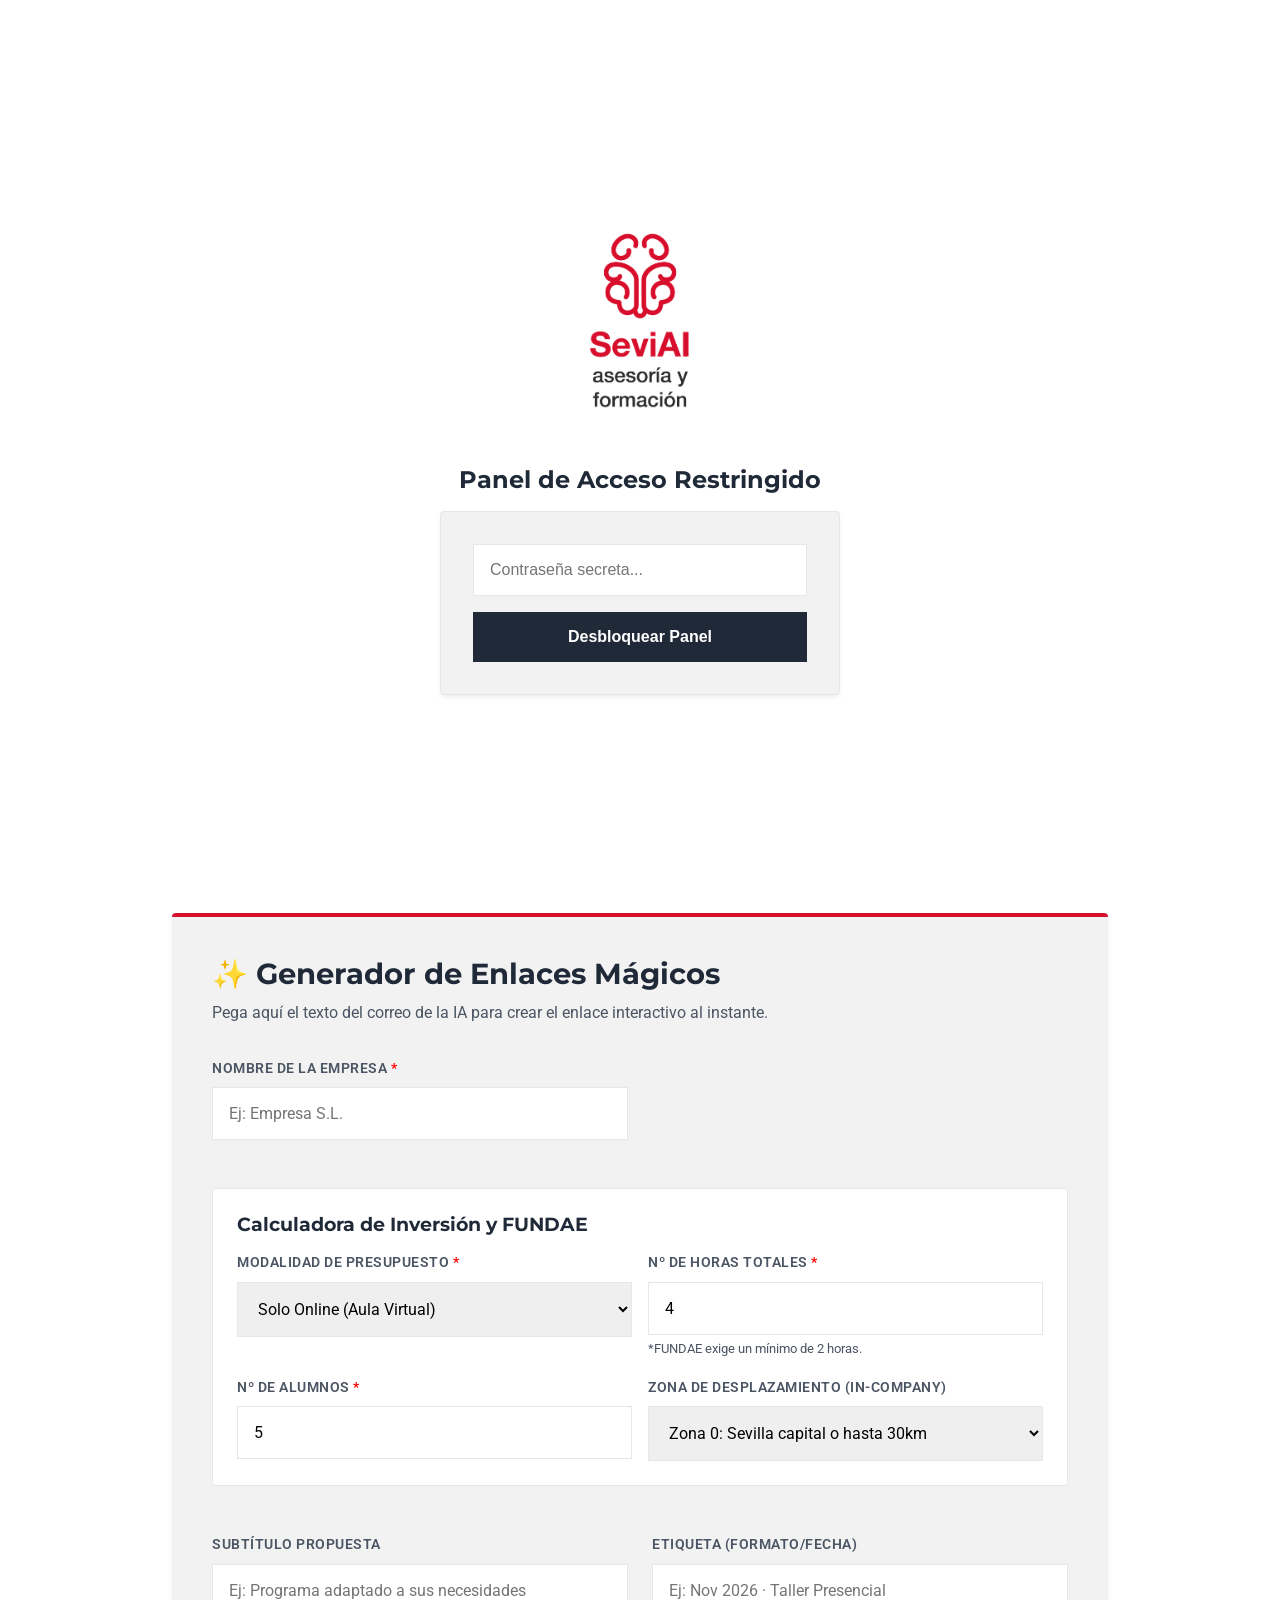
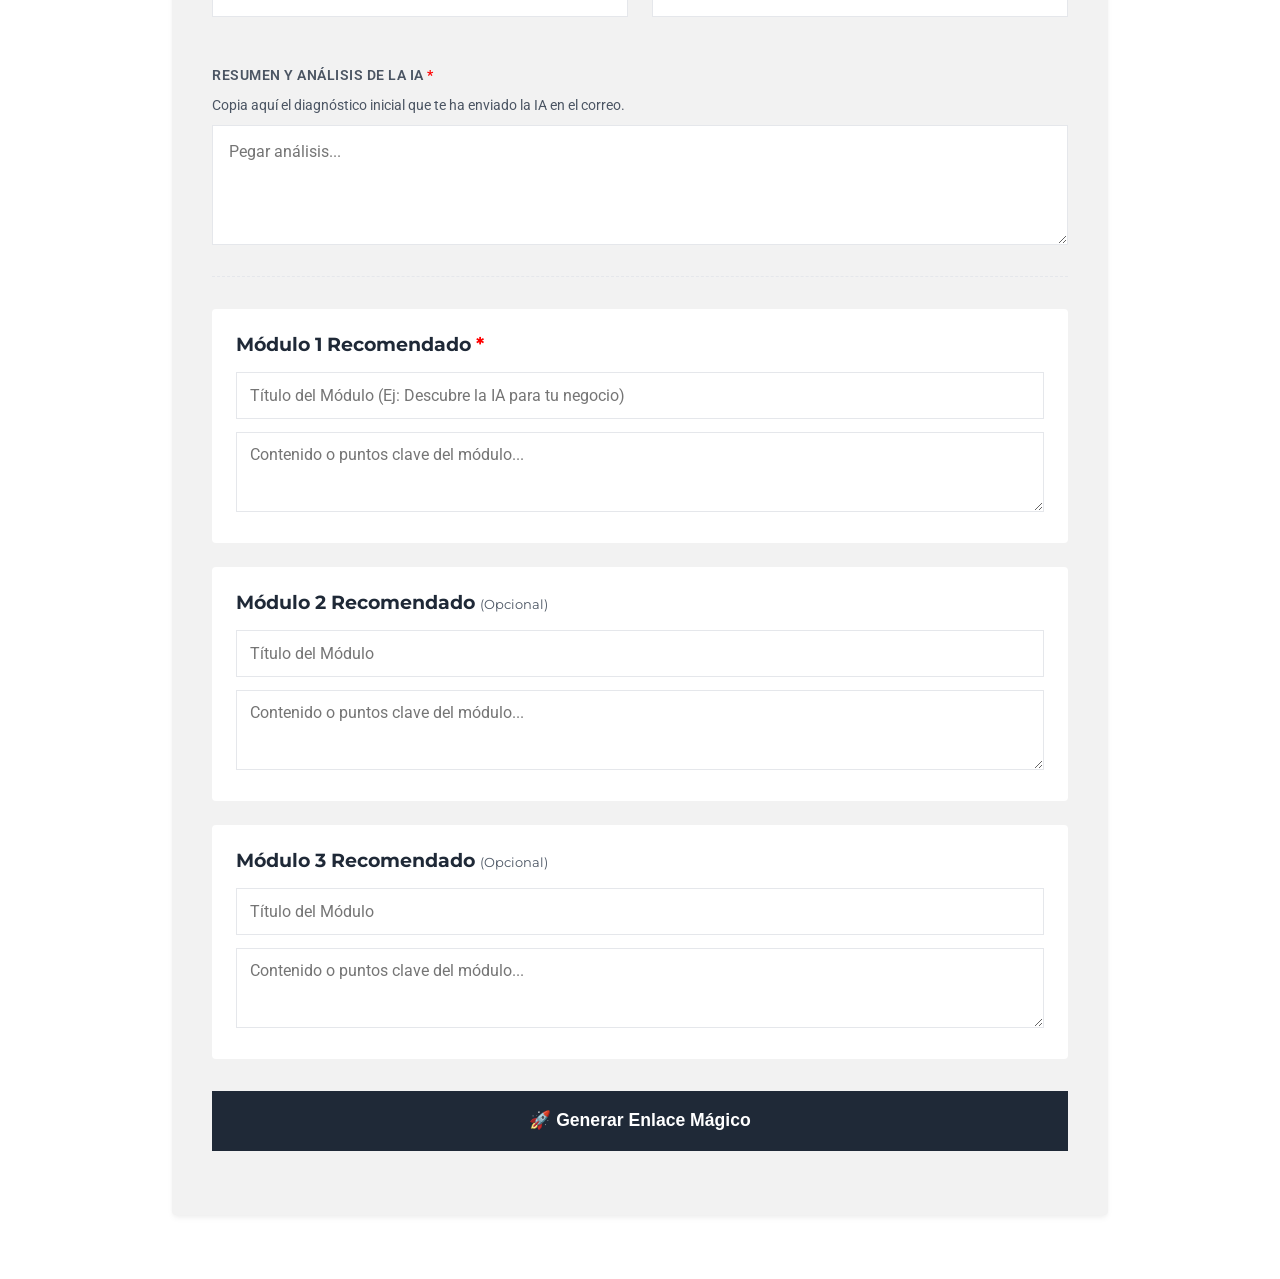
<file: generador-privado.html>
<!DOCTYPE html>
<html lang="es">
<head>
  <meta charset="UTF-8">
  <meta name="viewport" content="width=device-width, initial-scale=1.0">
  <title>Hub de Propuestas Comerciales | SeviAI</title>
  <link rel="stylesheet" href="css/styles.css">
  <style>
    body {
      background-color: var(--surface);
    }
    .hub-container {
      max-width: 1000px;
      margin: 4rem auto;
      padding: 0 2rem;
    }
    .hub-header {
      text-align: center;
      margin-bottom: 4rem;
    }
    .hub-header img {
      max-width: 180px;
      margin-bottom: 2rem;
    }
    .hub-header h1 {
      font-size: 2.2rem;
      color: var(--text-main);
      margin-bottom: 0.5rem;
      text-transform: uppercase;
      letter-spacing: 0.5px;
    }
    .proposal-card {
      background: var(--bg-color);
      border: 1px solid var(--border-color);
      border-radius: var(--radius-md);
      padding: 2.5rem 2rem;
      text-align: center;
      transition: all 0.3s ease;
      text-decoration: none;
      display: block;
      color: var(--text-main);
      border-top: 3px solid var(--border-color);
    }
    .proposal-card:hover {
      transform: translateY(-2px);
      box-shadow: var(--shadow-md);
      border-top-color: var(--primary);
    }
    .proposal-card h3 {
      font-size: 1.2rem;
      margin-bottom: 0.5rem;
    }
    .alert-box {
      background: var(--primary-light);
      border-left: 4px solid var(--primary);
      padding: 1rem 1.5rem;
      margin-bottom: 3rem;
      border-radius: var(--radius-md);
      font-size: 0.9rem;
      color: var(--text-main);
    }
  </style>
</head>
<body>

  <div id="passwordOverlay" style="position:fixed; top:0; left:0; width:100%; height:100%; background:var(--surface); z-index:9999; display:flex; flex-direction:column; align-items:center; justify-content:center;">
    <img src="assets/img/Vertical_Logo Rojo_Original_Sin_fondo.png" alt="SeviAI" style="max-width:150px; margin-bottom:2rem;">
    <h2 style="color:var(--text-main); margin-bottom:1rem;">Panel de Acceso Restringido</h2>
    <div style="background:var(--bg-color); padding:2rem; border-radius:var(--radius-md); border:1px solid var(--border-color); box-shadow:var(--shadow-md); width:100%; max-width:400px; text-align:center;">
      <input type="password" id="passInput" placeholder="Contraseña secreta..." style="width:100%; padding:1rem; border:1px solid var(--border-color); border-radius:var(--radius-sm); margin-bottom:1rem; font-size:1rem;">
      <button onclick="checkPassword()" style="width:100%; background:var(--text-main); color:white; padding:1rem; border:none; border-radius:var(--radius-sm); font-weight:600; cursor:pointer; font-size:1rem;">Desbloquear Panel</button>
      <p id="passError" style="color:#ef4444; margin-top:1rem; display:none; font-weight:600;">Contraseña incorrecta</p>
    </div>
  </div>

  <script>
    function checkPassword() {
      const input = document.getElementById('passInput').value;
      if (input === 'SeviAI2026') { 
        document.getElementById('passwordOverlay').style.display = 'none';
      } else {
        document.getElementById('passError').style.display = 'block';
      }
    }
    document.addEventListener('DOMContentLoaded', () => {
      document.getElementById('passInput').addEventListener('keypress', function (e) {
        if (e.key === 'Enter') {
          checkPassword();
        }
      });
    });
  </script>  <div class="hub-container">
    <div class="hub-header">
      <img src="assets/img/Vertical_Logo Rojo_Original_Sin_fondo.png" alt="SeviAI">
      <h1>Panel de Control de Propuestas</h1>
      <p style="color:var(--text-muted); font-size:1rem; font-family:'Roboto', sans-serif;">Gestor interno de dossiers interactivos para clientes.</p>
    </div>

    <div class="alert-box">
      <strong>¿Qué es esta página?</strong> Esta página es solo para tu uso interno. Es tu "directorio" donde podrás ver todas las propuestas que vayas creando. A tus clientes NUNCA les enviarás esta página (index.html), sino el enlace directo a su propuesta específica (plantilla_propuesta.html).
    </div>

    <div class="grid-2">
      <a href="index.html" class="proposal-card" style="border-top-color: #4b5563;">
        <h3>Catálogo Genérico</h3>
        <p style="color:var(--text-muted); font-size:0.9rem; margin-bottom:1.5rem;">Enlace para enviar en frío</p>
        <span class="card-badge" style="background:var(--border-color); color:var(--text-main);">Captación</span>
      </a>


      <!-- Placeholder para añadir nuevas propuestas -->
      <div class="proposal-card" style="border: 1px dashed var(--border-color); background:transparent; cursor:pointer;" onclick="window.scrollTo({top: document.body.scrollHeight, behavior: 'smooth'});">
        <div style="font-size: 2rem; color:var(--text-muted); margin-bottom: 1rem;">+</div>
        <h3 style="color:var(--text-main);">Nueva Propuesta</h3>
        <p style="color:var(--text-muted); font-size:0.9rem;">Ir al Generador (abajo)</p>
      </div>
    </div>

    <!-- Generador Visual Integrado (Siempre visible) -->
    <div id="generatorSection" style="margin-top: 4rem; background:var(--bg-color); padding:2.5rem; border-radius:var(--radius-md); box-shadow:var(--shadow-md); border-top: 4px solid var(--primary);">
      <h2 style="margin-bottom:0.5rem; font-size:1.8rem; color:var(--text-main);">✨ Generador de Enlaces Mágicos</h2>
      <p style="color:var(--text-muted); margin-bottom:2rem; font-size:1rem;">Pega aquí el texto del correo de la IA para crear el enlace interactivo al instante.</p>
      
      <div class="grid-2" style="margin-bottom: 1.5rem; gap: 1.5rem;">
        <div class="form-group">
          <label class="form-label" style="display:block; margin-bottom:0.5rem; font-weight:600;">Nombre de la Empresa <span style="color:red">*</span></label>
          <input type="text" id="genEmpresa" style="width:100%; padding:1rem; border:1px solid var(--border-color); border-radius:var(--radius-sm); font-family:inherit; font-size:1rem;" placeholder="Ej: Empresa S.L.">
        </div>
        <div class="form-group" style="grid-column: 1 / -1; background: var(--surface); padding: 1.5rem; border-radius: var(--radius-md); border: 1px solid var(--border-color);">
          <h3 style="margin-bottom:1rem; font-size:1.2rem; color:var(--text-main);">Calculadora de Inversión y FUNDAE</h3>
          <div class="grid-2" style="gap: 1rem;">
            <div>
              <label class="form-label" style="display:block; margin-bottom:0.5rem; font-weight:600;">Modalidad de Presupuesto <span style="color:red">*</span></label>
              <select id="genModalidad" style="width:100%; padding:1rem; border:1px solid var(--border-color); border-radius:var(--radius-sm); font-family:inherit; font-size:1rem;">
                <option value="Online">Solo Online (Aula Virtual)</option>
                <option value="In-company">Solo Presencial (In-company)</option>
                <option value="Ambas">Mostrar Ambas Opciones (Recomendado si el cliente duda)</option>
              </select>
            </div>
            <div>
              <label class="form-label" style="display:block; margin-bottom:0.5rem; font-weight:600;">Nº de Horas Totales <span style="color:red">*</span></label>
              <input type="number" id="genHoras" min="1" value="4" style="width:100%; padding:1rem; border:1px solid var(--border-color); border-radius:var(--radius-sm); font-family:inherit; font-size:1rem;">
              <span style="font-size:0.8rem; color:var(--text-muted);">*FUNDAE exige un mínimo de 2 horas.</span>
            </div>
            <div>
              <label class="form-label" style="display:block; margin-bottom:0.5rem; font-weight:600;">Nº de Alumnos <span style="color:red">*</span></label>
              <input type="number" id="genAlumnos" min="1" value="5" style="width:100%; padding:1rem; border:1px solid var(--border-color); border-radius:var(--radius-sm); font-family:inherit; font-size:1rem;">
            </div>
            <div>
              <label class="form-label" style="display:block; margin-bottom:0.5rem; font-weight:600;">Zona de Desplazamiento (In-company)</label>
              <select id="genZona" style="width:100%; padding:1rem; border:1px solid var(--border-color); border-radius:var(--radius-sm); font-family:inherit; font-size:1rem;">
                <option value="Zona 0">Zona 0: Sevilla capital o hasta 30km</option>
            <option value="Zona 1">Zona 1: De 31km a 60km</option>
            <option value="Zona 2">Zona 2: De 61km a 100km</option>
            <option value="Zona 3">Zona 3: De 101km a 150km</option>
            <option value="Zona 4">Zona 4: Más de 150km (A Medida)</option>
            <option value="Online">Solo me interesa formación Online</option>
              </select>
            </div>
          </div>
        </div>
        <div class="form-group">
          <label class="form-label" style="display:block; margin-bottom:0.5rem; font-weight:600;">Subtítulo Propuesta</label>
          <input type="text" id="genSubtitulo" style="width:100%; padding:1rem; border:1px solid var(--border-color); border-radius:var(--radius-sm); font-family:inherit; font-size:1rem;" placeholder="Ej: Programa adaptado a sus necesidades">
        </div>
        <div class="form-group">
          <label class="form-label" style="display:block; margin-bottom:0.5rem; font-weight:600;">Etiqueta (Formato/Fecha)</label>
          <input type="text" id="genFormato" style="width:100%; padding:1rem; border:1px solid var(--border-color); border-radius:var(--radius-sm); font-family:inherit; font-size:1rem;" placeholder="Ej: Nov 2026 · Taller Presencial">
        </div>
      </div>

      <div class="form-group" style="margin-bottom:2rem; padding-bottom:1.5rem; border-bottom: 1px dashed var(--border-color);">
        <label class="form-label" style="display:block; margin-bottom:0.5rem; font-weight:600;">Resumen y Análisis de la IA <span style="color:red">*</span></label>
        <p style="font-size:0.85rem; color:var(--text-muted); margin-bottom:0.5rem;">Copia aquí el diagnóstico inicial que te ha enviado la IA en el correo.</p>
        <textarea id="genResumen" style="width:100%; padding:1rem; border:1px solid var(--border-color); border-radius:var(--radius-sm); font-family:inherit; min-height:120px; font-size:1rem;" placeholder="Pegar análisis..."></textarea>
      </div>

      <div class="form-group" style="margin-bottom:1.5rem; background: var(--surface); padding: 1.5rem; border-radius: var(--radius-md);">
        <h3 style="margin-bottom:1rem; font-size:1.2rem; color:var(--text-main);">Módulo 1 Recomendado <span style="color:red">*</span></h3>
        <input type="text" id="genMod1Title" style="width:100%; padding:0.8rem; border:1px solid var(--border-color); border-radius:var(--radius-sm); font-family:inherit; font-size:1rem; margin-bottom:0.8rem;" placeholder="Título del Módulo (Ej: Descubre la IA para tu negocio)">
        <textarea id="genMod1Desc" style="width:100%; padding:0.8rem; border:1px solid var(--border-color); border-radius:var(--radius-sm); font-family:inherit; min-height:80px; font-size:1rem;" placeholder="Contenido o puntos clave del módulo..."></textarea>
      </div>

      <div class="form-group" style="margin-bottom:1.5rem; background: var(--surface); padding: 1.5rem; border-radius: var(--radius-md);">
        <h3 style="margin-bottom:1rem; font-size:1.2rem; color:var(--text-main);">Módulo 2 Recomendado <span style="font-size:0.8rem; font-weight:normal; color:var(--text-muted);">(Opcional)</span></h3>
        <input type="text" id="genMod2Title" style="width:100%; padding:0.8rem; border:1px solid var(--border-color); border-radius:var(--radius-sm); font-family:inherit; font-size:1rem; margin-bottom:0.8rem;" placeholder="Título del Módulo">
        <textarea id="genMod2Desc" style="width:100%; padding:0.8rem; border:1px solid var(--border-color); border-radius:var(--radius-sm); font-family:inherit; min-height:80px; font-size:1rem;" placeholder="Contenido o puntos clave del módulo..."></textarea>
      </div>

      <div class="form-group" style="margin-bottom:2rem; background: var(--surface); padding: 1.5rem; border-radius: var(--radius-md);">
        <h3 style="margin-bottom:1rem; font-size:1.2rem; color:var(--text-main);">Módulo 3 Recomendado <span style="font-size:0.8rem; font-weight:normal; color:var(--text-muted);">(Opcional)</span></h3>
        <input type="text" id="genMod3Title" style="width:100%; padding:0.8rem; border:1px solid var(--border-color); border-radius:var(--radius-sm); font-family:inherit; font-size:1rem; margin-bottom:0.8rem;" placeholder="Título del Módulo">
        <textarea id="genMod3Desc" style="width:100%; padding:0.8rem; border:1px solid var(--border-color); border-radius:var(--radius-sm); font-family:inherit; min-height:80px; font-size:1rem;" placeholder="Contenido o puntos clave del módulo..."></textarea>
      </div>

      <button onclick="generarEnlace()" style="width:100%; background:var(--text-main); color:white; padding:1.2rem; border:none; border-radius:var(--radius-sm); font-weight:600; cursor:pointer; font-size:1.1rem; margin-bottom:1.5rem; transition: background 0.3s;">🚀 Generar Enlace Mágico</button>

      <div id="linkResult" style="display:none; background:var(--primary-light); padding:1.5rem; border-radius:var(--radius-sm); border:2px dashed var(--primary);">
        <p style="font-weight:600; margin-bottom:0.8rem; font-size:1.1rem; color:var(--text-main);">✅ ¡Enlace listo para enviar!</p>
        <input type="text" id="generatedLink" readonly style="width:100%; padding:1rem; background:white; border:1px solid #ddd; margin-bottom:0.8rem; font-size:1rem; border-radius: 4px; cursor:copy;" onclick="this.select(); document.execCommand('copy'); alert('¡Enlace copiado al portapapeles!');">
        <p style="font-size:0.9rem; color:var(--text-muted);">Haz clic en el enlace para copiarlo y envíaselo al cliente por WhatsApp o email.</p>
        <a id="testLink" href="#" target="_blank" style="display:inline-block; margin-top:1rem; color:var(--primary); font-weight:600; text-decoration:none;">👀 Abrir propuesta para revisarla &rarr;</a>
      </div>
    </div>
  </div>

  <script>
    function generarEnlace() {
      const empresa = document.getElementById('genEmpresa').value.trim();
      const subtitulo = document.getElementById('genSubtitulo').value.trim();
      const formato = document.getElementById('genFormato').value.trim();
      const resumen = document.getElementById('genResumen').value.trim();
      
      const modalidad = document.getElementById('genModalidad').value;
      const horas = parseInt(document.getElementById('genHoras').value) || 0;
      const alumnos = parseInt(document.getElementById('genAlumnos').value) || 0;
      const zonaVal = document.getElementById('genZona').value;
      
      const mod1Title = document.getElementById('genMod1Title').value.trim();
      const mod1Desc = document.getElementById('genMod1Desc').value.trim();
      const mod2Title = document.getElementById('genMod2Title').value.trim();
      const mod2Desc = document.getElementById('genMod2Desc').value.trim();
      const mod3Title = document.getElementById('genMod3Title').value.trim();
      const mod3Desc = document.getElementById('genMod3Desc').value.trim();

      if(!empresa || !resumen || !mod1Title) {
        alert("⚠️ Por favor, rellena al menos el Nombre de la Empresa, el Resumen y el Módulo 1.");
        return;
      }

      const modulos = [];
      if(mod1Title) modulos.push({titulo: mod1Title, desc: mod1Desc});
      if(mod2Title) modulos.push({titulo: mod2Title, desc: mod2Desc});
      if(mod3Title) modulos.push({titulo: mod3Title, desc: mod3Desc});

      let suplemento = 0;
      if (zonaVal.includes('Zona 1')) suplemento = 35;
      else if (zonaVal.includes('Zona 2')) suplemento = 65;
      else if (zonaVal.includes('Zona 3')) suplemento = 100;
      else if (zonaVal.includes('Zona 4')) suplemento = 'custom';
      
      // Nuevas lógicas de horas por fases
      const horasFase1 = (mod1Title) ? horas : 0; // En el generador privado solo se piden horas totales, asumo que son la fase 1 si no hay más. Mejor divido a partes iguales si es un apaño rápido.
      // Corrección: En el generador privado la usuaria mete un "Total de horas". Para ser precisos, si ella rellena Mod2 y Mod3, las horas se repartirían. Pero simplifiquemos asumiendo que "horas" es el total.
      const totalHoras = horas;
      const horasFase2 = (mod2Title) ? 0 : 0; // Dummy fallback para el privado
      const horasFase3 = (mod3Title) ? 0 : 0; 
      
      const fundaeMax = 13 * totalHoras * alumnos;
      let precios = [];
      
      if (modalidad === 'Online' || modalidad === 'Ambas') {
        const precioOnline = totalHoras * 70;
        
        let desglose = `<p style="margin-bottom:0.5rem;">Inversión total del itinerario completo (${totalHoras} horas) en modalidad Aula Virtual.</p>`;
        
        precios.push({
          tipo: 'Online (Aula Virtual)',
          precio: precioOnline + '€',
          desc: desglose,
          fundae: Math.min(precioOnline, fundaeMax),
          badge: modalidad === 'Ambas' ? 'OPCIÓN ONLINE' : 'BONIFICABLE FUNDAE'
        });
      }
      
      if (modalidad === 'In-company' || modalidad === 'Ambas') {
        const precioInCompany = totalHoras * 85;
        let precioFinal = suplemento === 'custom' ? 'A medida' : (precioInCompany + suplemento) + '€';
        
        let desglose = `<p style="margin-bottom:0.5rem;">Inversión total del itinerario completo (${totalHoras} horas) en modalidad Presencial.</p><ul style="margin-bottom:0.5rem; padding-left:1.2rem; color:var(--text-main);">`;
        if (horasFase1 > 0) desglose += `<li><strong>Fase 1:</strong> ${horasFase1 * 85}€</li>`;
        if (horasFase2 > 0) desglose += `<li><strong>Fase 2:</strong> ${horasFase2 * 85}€</li>`;
        if (horasFase3 > 0) desglose += `<li><strong>Fase 3:</strong> ${horasFase3 * 85}€</li>`;
        desglose += `</ul>`;
        
        if (suplemento > 0 && suplemento !== 'custom') desglose += `<p style="margin-top:0.5rem;">Incluye suplemento único por desplazamiento de ${suplemento}€.</p>`;
        else if (suplemento === 'custom') desglose = `<p>Formación presencial. El coste de desplazamiento se presupuestará a medida según ubicación exacta.</p>`;
        else desglose += `<p style="margin-top:0.5rem;">Coste sin desplazamiento adicional (Zona 0).</p>`;

        precios.push({
          tipo: 'Presencial (In-company)',
          precio: precioFinal,
          desc: desglose,
          fundae: Math.min(precioInCompany, fundaeMax),
          badge: modalidad === 'Ambas' ? 'OPCIÓN IN-COMPANY' : 'BONIFICABLE FUNDAE'
        });
      }

      const dataObj = {
        empresa: empresa,
        precios: precios,
        subtitulo: subtitulo || 'Programa adaptado a sus necesidades',
        formato: formato || 'Taller Práctico in-company',
        resumen: resumen,
        modulos: modulos
      };

      const jsonStr = JSON.stringify(dataObj);

      // Rocío: Cambia esto por la URL del Webhook POST que crees en n8n
      const n8nWebhookPost = 'https://n8n-n8n.npfusf.easypanel.host/webhook/guardar-propuesta-privada';

      let baseUrl = window.location.href.split('?')[0].split('#')[0];
      baseUrl = baseUrl.replace('generador-privado.html', '');
      if(!baseUrl.endsWith('/')) baseUrl += '/';

      if (n8nWebhookPost === 'URL_DEL_WEBHOOK_POST_DE_N8N') {
        // Fallback a Base64 si aún no has configurado n8n
        const encoded = btoa(encodeURIComponent(jsonStr));
        const finalLink = baseUrl + 'plantilla_propuesta.html#data=' + encoded;
        mostrarResultado(finalLink);
      } else {
        // Enviar datos a n8n
        const btn = document.querySelector('button[onclick="generarEnlace()"]');
        const textOrig = btn.innerText;
        btn.innerText = '⏳ Guardando propuesta en la base de datos...';
        
        fetch(n8nWebhookPost, {
          method: 'POST',
          headers: { 'Content-Type': 'application/json' },
          body: jsonStr
        })
        .then(res => res.json())
        .then(data => {
          btn.innerText = textOrig;
          if(!data.id) throw new Error("n8n no devolvió un ID");
          const finalLink = baseUrl + 'plantilla_propuesta.html?id=' + data.id;
          mostrarResultado(finalLink);
        })
        .catch(err => {
          btn.innerText = textOrig;
          console.error(err);
          alert("Error conectando con n8n. Se usará el enlace largo temporalmente.");
          const encoded = btoa(encodeURIComponent(jsonStr));
          const finalLink = baseUrl + 'plantilla_propuesta.html#data=' + encoded;
          mostrarResultado(finalLink);
        });
      }

      function mostrarResultado(finalLink) {
        document.getElementById('generatedLink').value = finalLink;
        document.getElementById('testLink').href = finalLink;
        document.getElementById('linkResult').style.display = 'block';
        window.scrollTo({top: document.body.scrollHeight, behavior: 'smooth'});
      }
    }
  </script>
</body>
</html>
</file>
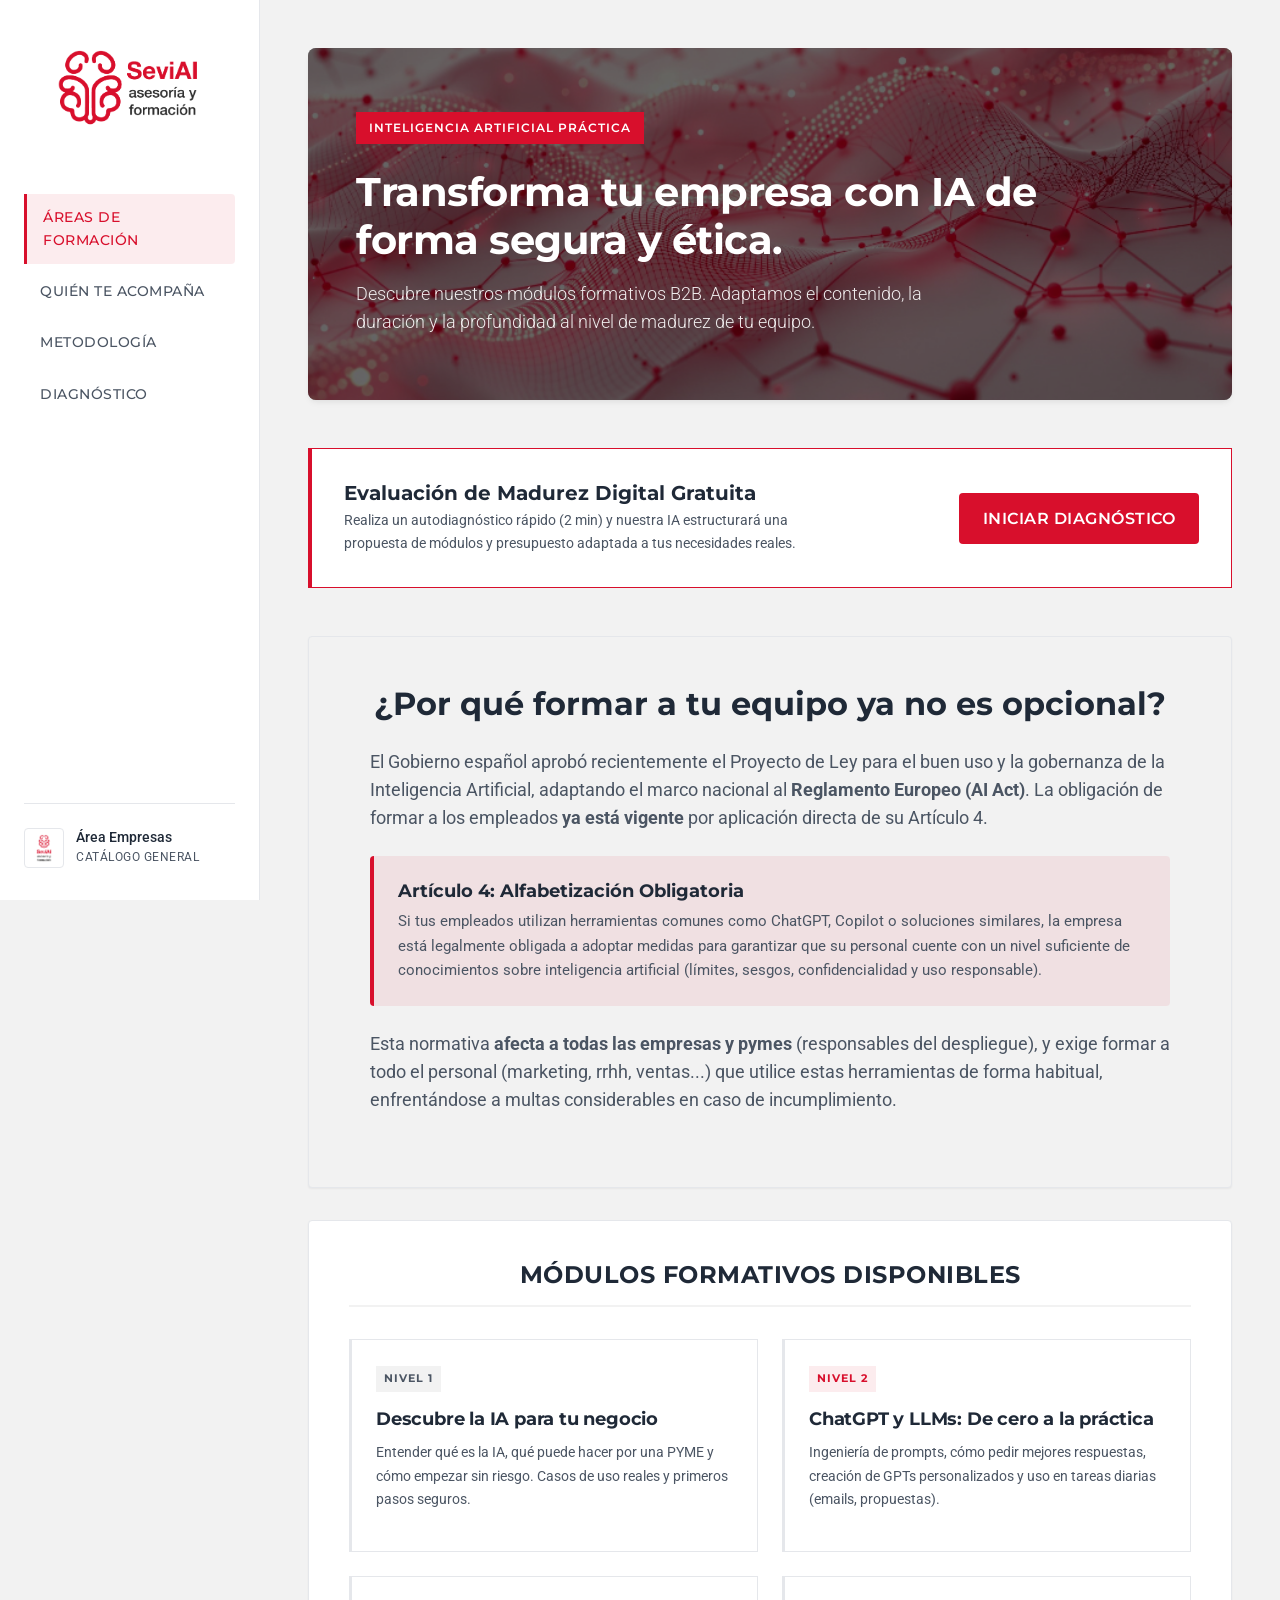
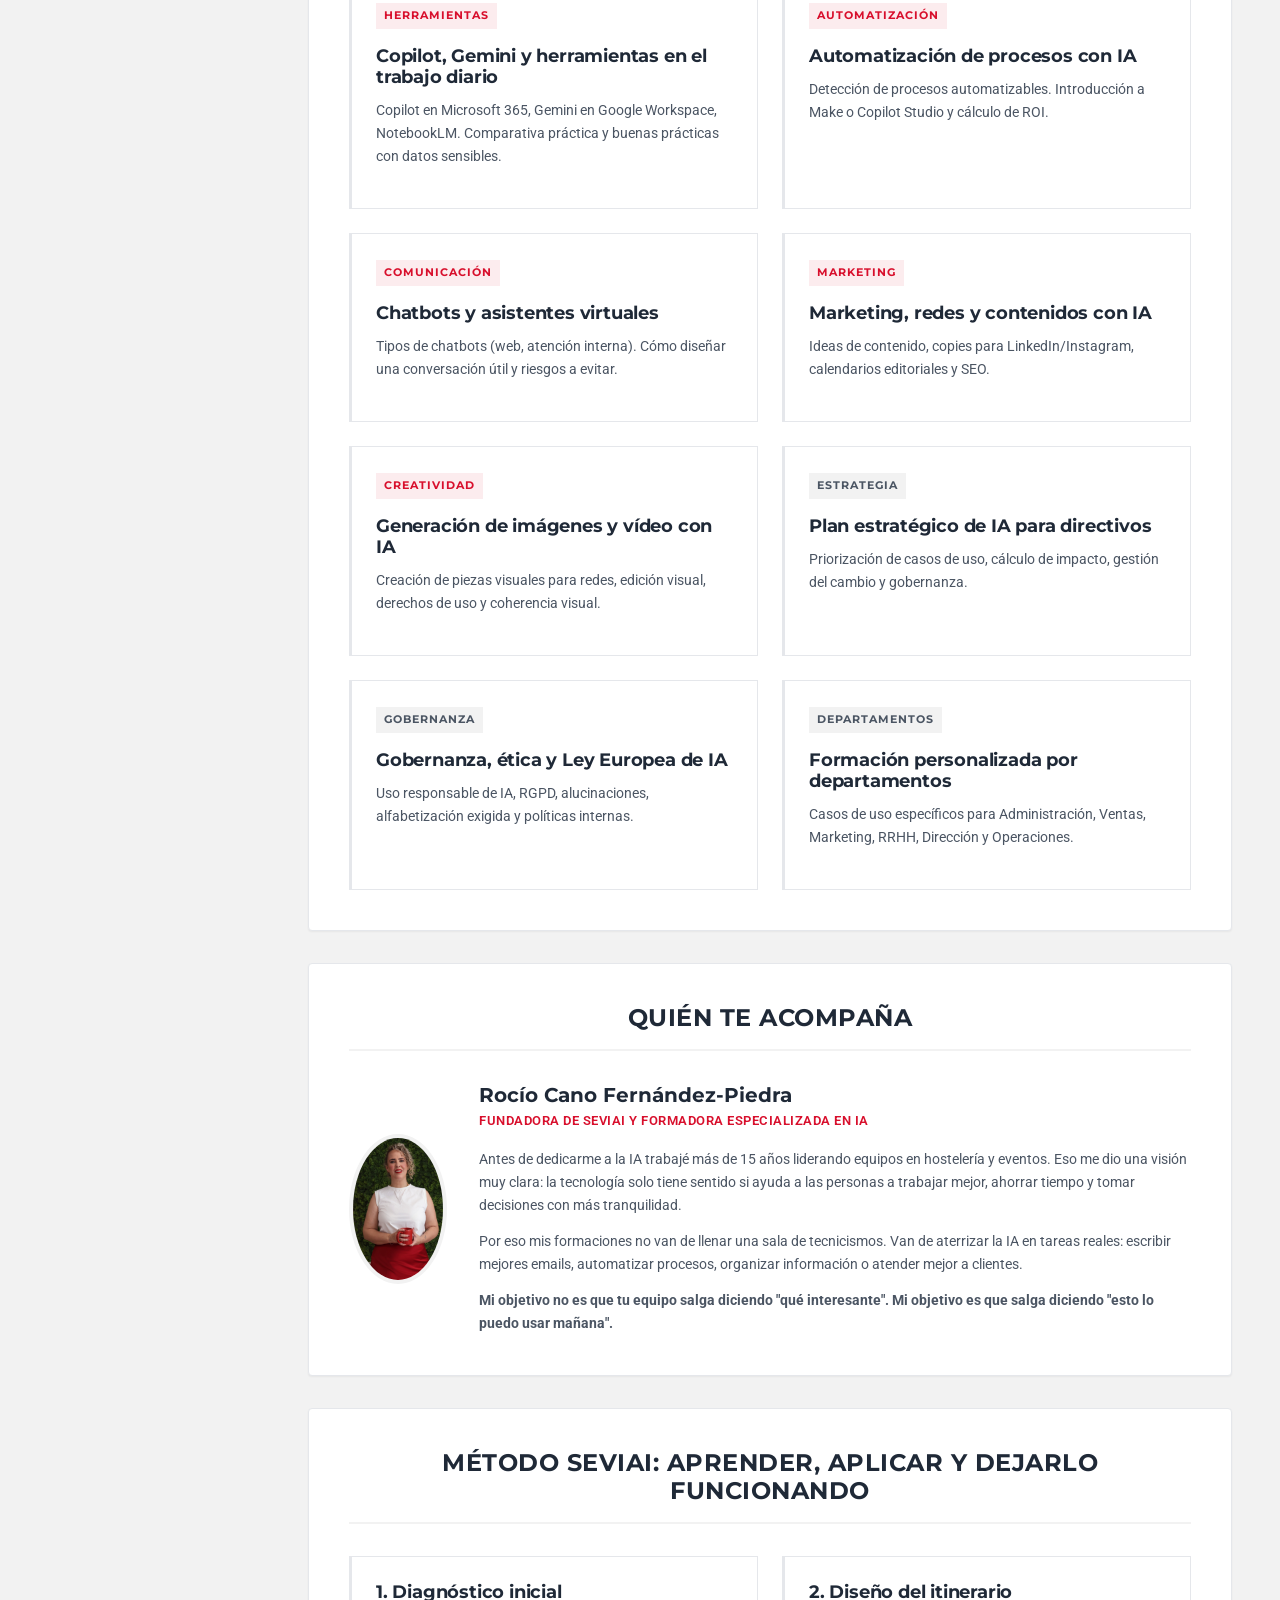
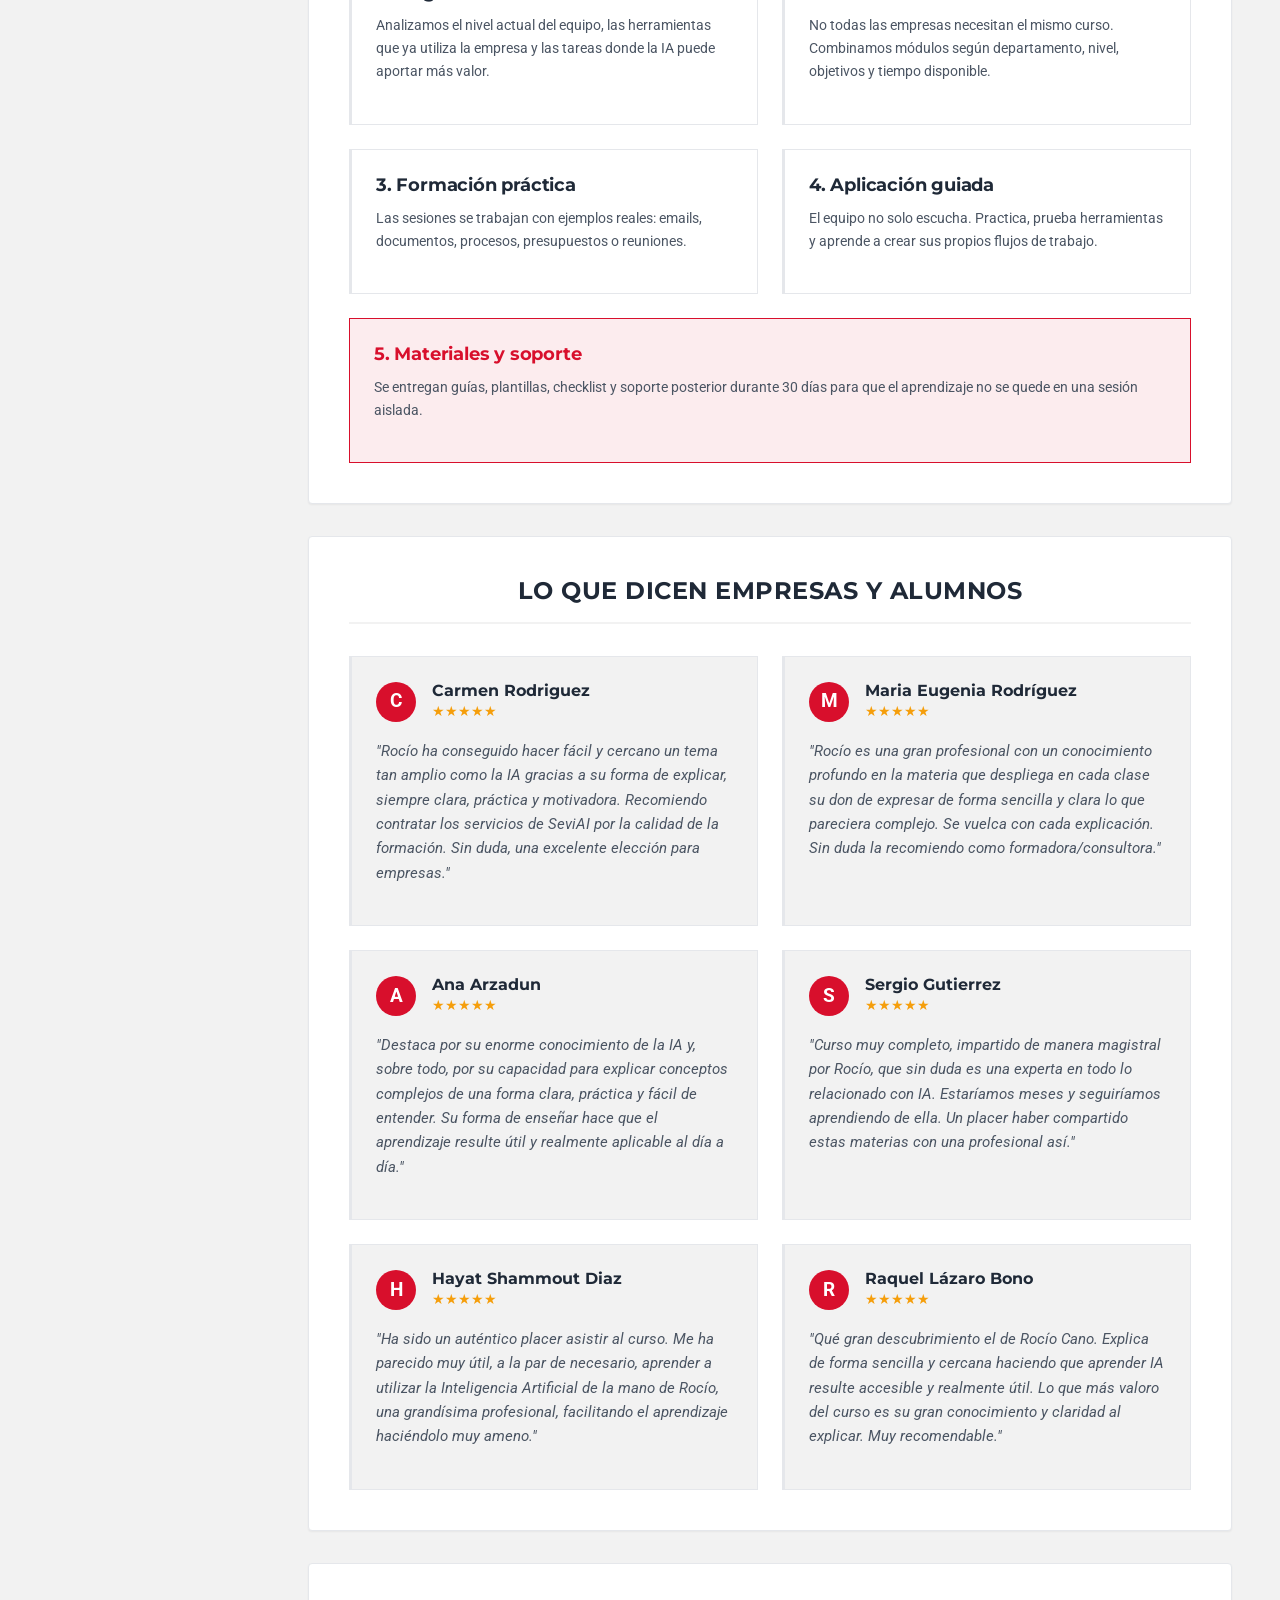
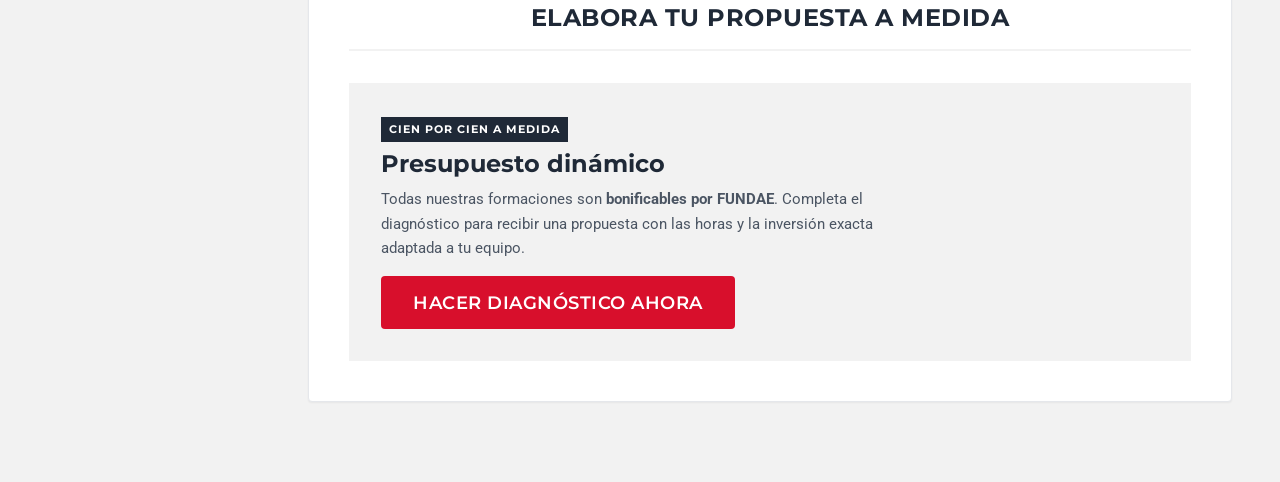
<file: plantilla_catalogo.html>
<!DOCTYPE html>
<html lang="es">
<head>
  <meta charset="UTF-8">
  <meta name="viewport" content="width=device-width, initial-scale=1.0">
  <title>Catálogo de Formación en IA | SeviAI</title>
  <link rel="stylesheet" href="css/styles.css">
</head>
<body>

  <div class="dashboard">
    <!-- Sidebar Navegación -->
    <aside class="sidebar">
      <div class="brand">
        <!-- Logo horizontal oficial -->
        <a href="https://seviai.es">
          <img src="assets/img/SeviAI-asesoría y formación_horizontal_sin_fondo.png" alt="SeviAI Asesoría y Formación">
        </a>
      </div>

      <nav class="nav-menu">
        <a href="#" class="nav-item active">Áreas de Formación</a>
        <a href="#equipo" class="nav-item">Quién te acompaña</a>
        <a href="#metodologia" class="nav-item">Metodología</a>
        <a href="#diagnostico-final" class="nav-item">Diagnóstico</a>
      </nav>

      <div class="client-info">
        <img src="assets/img/Vertical_Logo Rojo_Original_Sin_fondo.png" alt="SeviAI Logo" id="clientAvatar" class="client-avatar" style="object-fit:contain; padding:2px;">
        <div class="client-details">
          <h4>Área Empresas</h4>
          <p>Catálogo General</p>
        </div>
      </div>
    </aside>

    <!-- Contenido Principal -->
    <main class="main-content">
      
      <!-- Hero Propuesta con Video/Imagen de fondo -->
      <section class="hero">
        <video autoplay muted loop playsinline class="hero-video-bg" poster="assets/img/Loop copia.jpg">
          <source src="assets/img/video-formación.mov" type="video/mp4">
        </video>
        <div class="hero-content">
          <div class="hero-badge">INTELIGENCIA ARTIFICIAL PRÁCTICA</div>
          <h1>Transforma tu empresa con IA de forma segura y ética.</h1>
          <p>Descubre nuestros módulos formativos B2B. Adaptamos el contenido, la duración y la profundidad al nivel de madurez de tu equipo.</p>
        </div>
      </section>

      <!-- Banner Diagnóstico (Cualificador) -->
      <div class="diagnostic-banner">
        <div class="diagnostic-text">
          <h3>Evaluación de Madurez Digital Gratuita</h3>
          <p>Realiza un autodiagnóstico rápido (2 min) y nuestra IA estructurará una propuesta de módulos y presupuesto adaptada a tus necesidades reales.</p>
        </div>
        <button class="btn btn-primary" id="btnOpenDiagnostic" style="font-size: 1rem; padding: 1rem 1.5rem;">
          Iniciar Diagnóstico
        </button>
      </div>

      <!-- Urgencia Legal (Ley IA) -->
      <section class="section" style="background:var(--bg-color); border:1px solid var(--border-color); border-radius:var(--radius-md); padding: 3rem 2rem;">
        <div style="max-width: 800px; margin: 0 auto; text-align: left;">
          <h2 style="font-size: 2rem; color:var(--text-main); margin-bottom: 1.5rem; text-align: center;">¿Por qué formar a tu equipo ya no es opcional?</h2>
          <p style="font-size: 1.1rem; color:var(--text-muted); margin-bottom: 1.5rem; line-height: 1.6;">El Gobierno español aprobó recientemente el Proyecto de Ley para el buen uso y la gobernanza de la Inteligencia Artificial, adaptando el marco nacional al <strong>Reglamento Europeo (AI Act)</strong>. La obligación de formar a los empleados <strong>ya está vigente</strong> por aplicación directa de su Artículo 4.</p>
          
          <div style="background:var(--primary-light); border-left:4px solid var(--primary); padding: 1.5rem; margin-bottom: 1.5rem; border-radius: 4px;">
            <h4 style="color:var(--text-main); margin-bottom: 0.5rem; font-size: 1.1rem;">Artículo 4: Alfabetización Obligatoria</h4>
            <p style="color:var(--text-muted); font-size: 0.95rem;">Si tus empleados utilizan herramientas comunes como ChatGPT, Copilot o soluciones similares, la empresa está legalmente obligada a adoptar medidas para garantizar que su personal cuente con un nivel suficiente de conocimientos sobre inteligencia artificial (límites, sesgos, confidencialidad y uso responsable).</p>
          </div>
          <p style="font-size: 1.1rem; color:var(--text-muted); margin-bottom: 1.5rem; line-height: 1.6;">Esta normativa <strong>afecta a todas las empresas y pymes</strong> (responsables del despliegue), y exige formar a todo el personal (marketing, rrhh, ventas...) que utilice estas herramientas de forma habitual, enfrentándose a multas considerables en caso de incumplimiento.</p>
        </div>
      </section>

      <!-- Módulos Formativos Estándar -->
      <section class="section">
        <div class="section-header">
          <h2 class="section-title">Módulos Formativos Disponibles</h2>
        </div>
        
        <div class="grid-2">
          <div class="card">
            <div class="card-badge badge-saber">Nivel 1</div>
            <h3 class="card-title">Descubre la IA para tu negocio</h3>
            <p class="card-desc">Entender qué es la IA, qué puede hacer por una PYME y cómo empezar sin riesgo. Casos de uso reales y primeros pasos seguros.</p>
          </div>
          <div class="card">
            <div class="card-badge badge-hacer">Nivel 2</div>
            <h3 class="card-title">ChatGPT y LLMs: De cero a la práctica</h3>
            <p class="card-desc">Ingeniería de prompts, cómo pedir mejores respuestas, creación de GPTs personalizados y uso en tareas diarias (emails, propuestas).</p>
          </div>
          <div class="card">
            <div class="card-badge badge-hacer">Herramientas</div>
            <h3 class="card-title">Copilot, Gemini y herramientas en el trabajo diario</h3>
            <p class="card-desc">Copilot en Microsoft 365, Gemini en Google Workspace, NotebookLM. Comparativa práctica y buenas prácticas con datos sensibles.</p>
          </div>
          <div class="card">
            <div class="card-badge badge-hacer">Automatización</div>
            <h3 class="card-title">Automatización de procesos con IA</h3>
            <p class="card-desc">Detección de procesos automatizables. Introducción a Make o Copilot Studio y cálculo de ROI.</p>
          </div>
          <div class="card">
            <div class="card-badge badge-hacer">Comunicación</div>
            <h3 class="card-title">Chatbots y asistentes virtuales</h3>
            <p class="card-desc">Tipos de chatbots (web, atención interna). Cómo diseñar una conversación útil y riesgos a evitar.</p>
          </div>
          <div class="card">
            <div class="card-badge badge-hacer">Marketing</div>
            <h3 class="card-title">Marketing, redes y contenidos con IA</h3>
            <p class="card-desc">Ideas de contenido, copies para LinkedIn/Instagram, calendarios editoriales y SEO.</p>
          </div>
          <div class="card">
            <div class="card-badge badge-hacer">Creatividad</div>
            <h3 class="card-title">Generación de imágenes y vídeo con IA</h3>
            <p class="card-desc">Creación de piezas visuales para redes, edición visual, derechos de uso y coherencia visual.</p>
          </div>
          <div class="card">
            <div class="card-badge badge-saber">Estrategia</div>
            <h3 class="card-title">Plan estratégico de IA para directivos</h3>
            <p class="card-desc">Priorización de casos de uso, cálculo de impacto, gestión del cambio y gobernanza.</p>
          </div>
          <div class="card">
            <div class="card-badge badge-ser">Gobernanza</div>
            <h3 class="card-title">Gobernanza, ética y Ley Europea de IA</h3>
            <p class="card-desc">Uso responsable de IA, RGPD, alucinaciones, alfabetización exigida y políticas internas.</p>
          </div>
          <div class="card">
            <div class="card-badge badge-ser">Departamentos</div>
            <h3 class="card-title">Formación personalizada por departamentos</h3>
            <p class="card-desc">Casos de uso específicos para Administración, Ventas, Marketing, RRHH, Dirección y Operaciones.</p>
          </div>
        </div>
      </section>

      <!-- Equipo Facilitador -->
      <section class="section" id="equipo">
        <div class="section-header">
          <h2 class="section-title">Quién te acompaña</h2>
        </div>
        <div class="facilitator">
          <img src="assets/img/rocio.JPG" alt="Rocío Cano">
          <div class="facilitator-info">
            <h3>Rocío Cano Fernández-Piedra</h3>
            <p style="text-transform:uppercase; letter-spacing:0.5px; margin-bottom: 1rem; color:var(--primary); font-size:0.8rem; font-weight:600;">Fundadora de SeviAI y formadora especializada en IA</p>
            <p style="margin-bottom:0.8rem;">Antes de dedicarme a la IA trabajé más de 15 años liderando equipos en hostelería y eventos. Eso me dio una visión muy clara: la tecnología solo tiene sentido si ayuda a las personas a trabajar mejor, ahorrar tiempo y tomar decisiones con más tranquilidad.</p>
            <p style="margin-bottom:0.8rem;">Por eso mis formaciones no van de llenar una sala de tecnicismos. Van de aterrizar la IA en tareas reales: escribir mejores emails, automatizar procesos, organizar información o atender mejor a clientes.</p>
            <p><strong>Mi objetivo no es que tu equipo salga diciendo "qué interesante". Mi objetivo es que salga diciendo "esto lo puedo usar mañana".</strong></p>
          </div>
        </div>
      </section>

      <!-- Metodología -->
      <section class="section" id="metodologia">
        <div class="section-header">
          <h2 class="section-title">Método SeviAI: aprender, aplicar y dejarlo funcionando</h2>
        </div>
        <div class="grid-2">
          <div class="card">
            <h3 class="card-title">1. Diagnóstico inicial</h3>
            <p class="card-desc">Analizamos el nivel actual del equipo, las herramientas que ya utiliza la empresa y las tareas donde la IA puede aportar más valor.</p>
          </div>
          <div class="card">
            <h3 class="card-title">2. Diseño del itinerario</h3>
            <p class="card-desc">No todas las empresas necesitan el mismo curso. Combinamos módulos según departamento, nivel, objetivos y tiempo disponible.</p>
          </div>
          <div class="card">
            <h3 class="card-title">3. Formación práctica</h3>
            <p class="card-desc">Las sesiones se trabajan con ejemplos reales: emails, documentos, procesos, presupuestos o reuniones.</p>
          </div>
          <div class="card">
            <h3 class="card-title">4. Aplicación guiada</h3>
            <p class="card-desc">El equipo no solo escucha. Practica, prueba herramientas y aprende a crear sus propios flujos de trabajo.</p>
          </div>
          <div class="card span-2-desktop" style="background: var(--primary-light); border: 1px solid var(--primary);">
            <h3 class="card-title" style="color:var(--primary);">5. Materiales y soporte</h3>
            <p class="card-desc">Se entregan guías, plantillas, checklist y soporte posterior durante 30 días para que el aprendizaje no se quede en una sesión aislada.</p>
          </div>
        </div>
      </section>

      <!-- Reseñas -->
      <section class="section" id="resenas">
        <div class="section-header">
          <h2 class="section-title">Lo que dicen empresas y alumnos</h2>
        </div>
        <div class="grid-2">
          <!-- Reseña 1 -->
          <div class="card" style="background:var(--bg-color);">
            <div style="display:flex; align-items:center; gap:1rem; margin-bottom:1rem;">
              <div style="width:40px; height:40px; background:var(--primary); color:white; border-radius:50%; display:flex; align-items:center; justify-content:center; font-weight:bold; font-size:1.2rem;">C</div>
              <div>
                <h4 style="margin:0; font-size:1rem; color:var(--text-main);">Carmen Rodriguez</h4>
                <div style="color:#f59e0b; font-size:0.9rem;">★★★★★</div>
              </div>
            </div>
            <p class="card-desc" style="font-size:0.95rem; font-style:italic;">"Rocío ha conseguido hacer fácil y cercano un tema tan amplio como la IA gracias a su forma de explicar, siempre clara, práctica y motivadora. Recomiendo contratar los servicios de SeviAI por la calidad de la formación. Sin duda, una excelente elección para empresas."</p>
          </div>
          <!-- Reseña 2 -->
          <div class="card" style="background:var(--bg-color);">
            <div style="display:flex; align-items:center; gap:1rem; margin-bottom:1rem;">
              <div style="width:40px; height:40px; background:var(--primary); color:white; border-radius:50%; display:flex; align-items:center; justify-content:center; font-weight:bold; font-size:1.2rem;">M</div>
              <div>
                <h4 style="margin:0; font-size:1rem; color:var(--text-main);">Maria Eugenia Rodríguez</h4>
                <div style="color:#f59e0b; font-size:0.9rem;">★★★★★</div>
              </div>
            </div>
            <p class="card-desc" style="font-size:0.95rem; font-style:italic;">"Rocío es una gran profesional con un conocimiento profundo en la materia que despliega en cada clase su don de expresar de forma sencilla y clara lo que pareciera complejo. Se vuelca con cada explicación. Sin duda la recomiendo como formadora/consultora."</p>
          </div>
          <!-- Reseña 3 -->
          <div class="card" style="background:var(--bg-color);">
            <div style="display:flex; align-items:center; gap:1rem; margin-bottom:1rem;">
              <div style="width:40px; height:40px; background:var(--primary); color:white; border-radius:50%; display:flex; align-items:center; justify-content:center; font-weight:bold; font-size:1.2rem;">A</div>
              <div>
                <h4 style="margin:0; font-size:1rem; color:var(--text-main);">Ana Arzadun</h4>
                <div style="color:#f59e0b; font-size:0.9rem;">★★★★★</div>
              </div>
            </div>
            <p class="card-desc" style="font-size:0.95rem; font-style:italic;">"Destaca por su enorme conocimiento de la IA y, sobre todo, por su capacidad para explicar conceptos complejos de una forma clara, práctica y fácil de entender. Su forma de enseñar hace que el aprendizaje resulte útil y realmente aplicable al día a día."</p>
          </div>
          <!-- Reseña 4 -->
          <div class="card" style="background:var(--bg-color);">
            <div style="display:flex; align-items:center; gap:1rem; margin-bottom:1rem;">
              <div style="width:40px; height:40px; background:var(--primary); color:white; border-radius:50%; display:flex; align-items:center; justify-content:center; font-weight:bold; font-size:1.2rem;">S</div>
              <div>
                <h4 style="margin:0; font-size:1rem; color:var(--text-main);">Sergio Gutierrez</h4>
                <div style="color:#f59e0b; font-size:0.9rem;">★★★★★</div>
              </div>
            </div>
            <p class="card-desc" style="font-size:0.95rem; font-style:italic;">"Curso muy completo, impartido de manera magistral por Rocío, que sin duda es una experta en todo lo relacionado con IA. Estaríamos meses y seguiríamos aprendiendo de ella. Un placer haber compartido estas materias con una profesional así."</p>
          </div>
          <!-- Reseña 5 -->
          <div class="card" style="background:var(--bg-color);">
            <div style="display:flex; align-items:center; gap:1rem; margin-bottom:1rem;">
              <div style="width:40px; height:40px; background:var(--primary); color:white; border-radius:50%; display:flex; align-items:center; justify-content:center; font-weight:bold; font-size:1.2rem;">H</div>
              <div>
                <h4 style="margin:0; font-size:1rem; color:var(--text-main);">Hayat Shammout Diaz</h4>
                <div style="color:#f59e0b; font-size:0.9rem;">★★★★★</div>
              </div>
            </div>
            <p class="card-desc" style="font-size:0.95rem; font-style:italic;">"Ha sido un auténtico placer asistir al curso. Me ha parecido muy útil, a la par de necesario, aprender a utilizar la Inteligencia Artificial de la mano de Rocío, una grandísima profesional, facilitando el aprendizaje haciéndolo muy ameno."</p>
          </div>
          <!-- Reseña 6 -->
          <div class="card" style="background:var(--bg-color);">
            <div style="display:flex; align-items:center; gap:1rem; margin-bottom:1rem;">
              <div style="width:40px; height:40px; background:var(--primary); color:white; border-radius:50%; display:flex; align-items:center; justify-content:center; font-weight:bold; font-size:1.2rem;">R</div>
              <div>
                <h4 style="margin:0; font-size:1rem; color:var(--text-main);">Raquel Lázaro Bono</h4>
                <div style="color:#f59e0b; font-size:0.9rem;">★★★★★</div>
              </div>
            </div>
            <p class="card-desc" style="font-size:0.95rem; font-style:italic;">"Qué gran descubrimiento el de Rocío Cano. Explica de forma sencilla y cercana haciendo que aprender IA resulte accesible y realmente útil. Lo que más valoro del curso es su gran conocimiento y claridad al explicar. Muy recomendable."</p>
          </div>
        </div>
      </section>

      <!-- Diagnostico Final -->
      <section class="section" id="diagnostico-final">
        <div class="section-header">
          <h2 class="section-title">Elabora tu Propuesta a Medida</h2>
        </div>
        
        <div style="background:var(--bg-color); padding: 2rem; display:flex; justify-content:space-between; align-items:center; flex-wrap:wrap; gap:1rem;">
          <div>
            <div class="card-badge" style="background:var(--text-main); color:white; margin-bottom:0.5rem;">Cien por Cien a Medida</div>
            <h3 style="font-size: 1.5rem; color:var(--text-main);">Presupuesto dinámico</h3>
            <p style="color:var(--text-muted); font-size:0.95rem; max-width:500px; margin-top:0.5rem;">Todas nuestras formaciones son <strong>bonificables por FUNDAE</strong>. Completa el diagnóstico para recibir una propuesta con las horas y la inversión exacta adaptada a tu equipo.</p>
          </div>
          
          <div>
            <!-- Botón que abre el modal también -->
            <button class="btn btn-primary" onclick="document.getElementById('diagnosticModal').classList.add('active');" style="font-size: 1.1rem; padding: 1rem 2rem;">Hacer Diagnóstico Ahora</button>
          </div>
        </div>
      </section>

    </main>
  </div>

  <!-- Modal Formulario N8N -->
  <div class="modal-overlay" id="diagnosticModal">
    <div class="modal">
      <button class="modal-close" id="btnCloseDiagnostic">✕</button>
      <h2 style="margin-bottom: 0.5rem; font-size:1.5rem;">Evaluación de Madurez Digital Gratuita</h2>
      <p style="color:var(--text-muted); margin-bottom: 2rem; font-size:0.9rem;">Las respuestas estructurarán el presupuesto final a medida.</p>
      
      <div id="formSuccess" class="success-message">
        <strong>✓ Datos registrados.</strong> Nuestra IA está generando tu presupuesto. Lo revisaremos y te enviaremos el enlace a la brevedad.
      </div>

      <form id="diagnosticForm">
        <div class="form-group">
          <label class="form-label">Nombre del Responsable</label>
          <input type="text" name="nombre" class="form-control" required>
        </div>
        
        <div class="form-group">
          <label class="form-label">Email Corporativo</label>
          <input type="email" name="email" class="form-control" required>
        </div>
        
        <div class="form-group">
          <label class="form-label">Nombre de la Empresa</label>
          <input type="text" name="empresa" class="form-control" required>
        </div>

        <div class="form-group">
          <label class="form-label">Ubicación (Si prefieres presencial)</label>
          <select name="zona" class="form-control" required>
            <option value="">Selecciona tu zona de desplazamiento</option>
            <option value="Zona 0">Zona 0: Sevilla capital o hasta 30km</option>
            <option value="Zona 1">Zona 1: De 31km a 80km</option>
            <option value="Zona 2">Zona 2: De 81km a 150km</option>
            <option value="Zona 3">Zona 3: Más de 150km</option>
            <option value="Online">Solo me interesa formación Online</option>
          </select>
        </div>

        <div class="form-group">
          <label class="form-label">Nivel actual de IA en el equipo</label>
          <select name="nivel_ia" class="form-control" required>
            <option value="">Selecciona nivel</option>
            <option value="nulo">Ninguno, partimos de cero</option>
            <option value="basico">Uso esporádico (ChatGPT gratuito)</option>
            <option value="intermedio">Uso diario por algunos empleados</option>
            <option value="avanzado">Tenemos flujos automatizados</option>
          </select>
        </div>

        <div class="form-group">
          <label class="form-label">Herramientas actuales</label>
          <input type="text" name="herramientas" class="form-control" placeholder="Ej: M365, Google Workspace, Canva, CRM..." required>
        </div>

        <div class="form-group">
          <label class="form-label">Departamento o Área principal</label>
          <select name="departamento" class="form-control" required>
            <option value="">Selecciona área</option>
            <option value="Dirección">Dirección</option>
            <option value="Administración">Administración</option>
            <option value="Ventas">Ventas</option>
            <option value="Marketing">Marketing</option>
            <option value="RRHH">Recursos Humanos</option>
            <option value="Atención al Cliente">Atención al Cliente</option>
            <option value="Operaciones">Operaciones</option>
            <option value="Todo el equipo">Todo el equipo</option>
          </select>
        </div>

        <div class="form-group">
          <label class="form-label">Nº aproximado de personas a formar</label>
          <input type="number" name="personas" class="form-control" min="1" placeholder="Ej: 5" required>
        </div>

        <div class="form-group">
          <label class="form-label">Modalidad Preferida</label>
          <select name="modalidad_pref" class="form-control" required>
            <option value="">Selecciona modalidad</option>
            <option value="Online (Aula Virtual)">Online (Aula Virtual)</option>
            <option value="Presencial (In-company)">Presencial (In-company)</option>
            <option value="No lo tengo claro aún">No lo tengo claro aún</option>
          </select>
        </div>

        <div class="form-group">
          <label class="form-label">Objetivo principal de la formación</label>
          <textarea name="objetivo" class="form-control" rows="3" required placeholder="Ej: Queremos automatizar la atención al cliente, redactar mejores emails..."></textarea>
        </div>

        <div style="display:flex; align-items:center; gap:1rem; margin-top:1.5rem;">
          <button type="submit" class="btn btn-primary" style="width:100%;">
            Solicitar Propuesta
          </button>
          <div class="loader" id="formLoader" style="display:none;"></div>
        </div>
      </form>
    </div>
  </div>

  <!-- Note: el app.js maneja el modal, webhook.js maneja el envio -->
  <script src="js/config.js"></script>
  <script src="js/app.js"></script>
  <script src="js/webhook.js"></script>
</body>
</html>
</file>
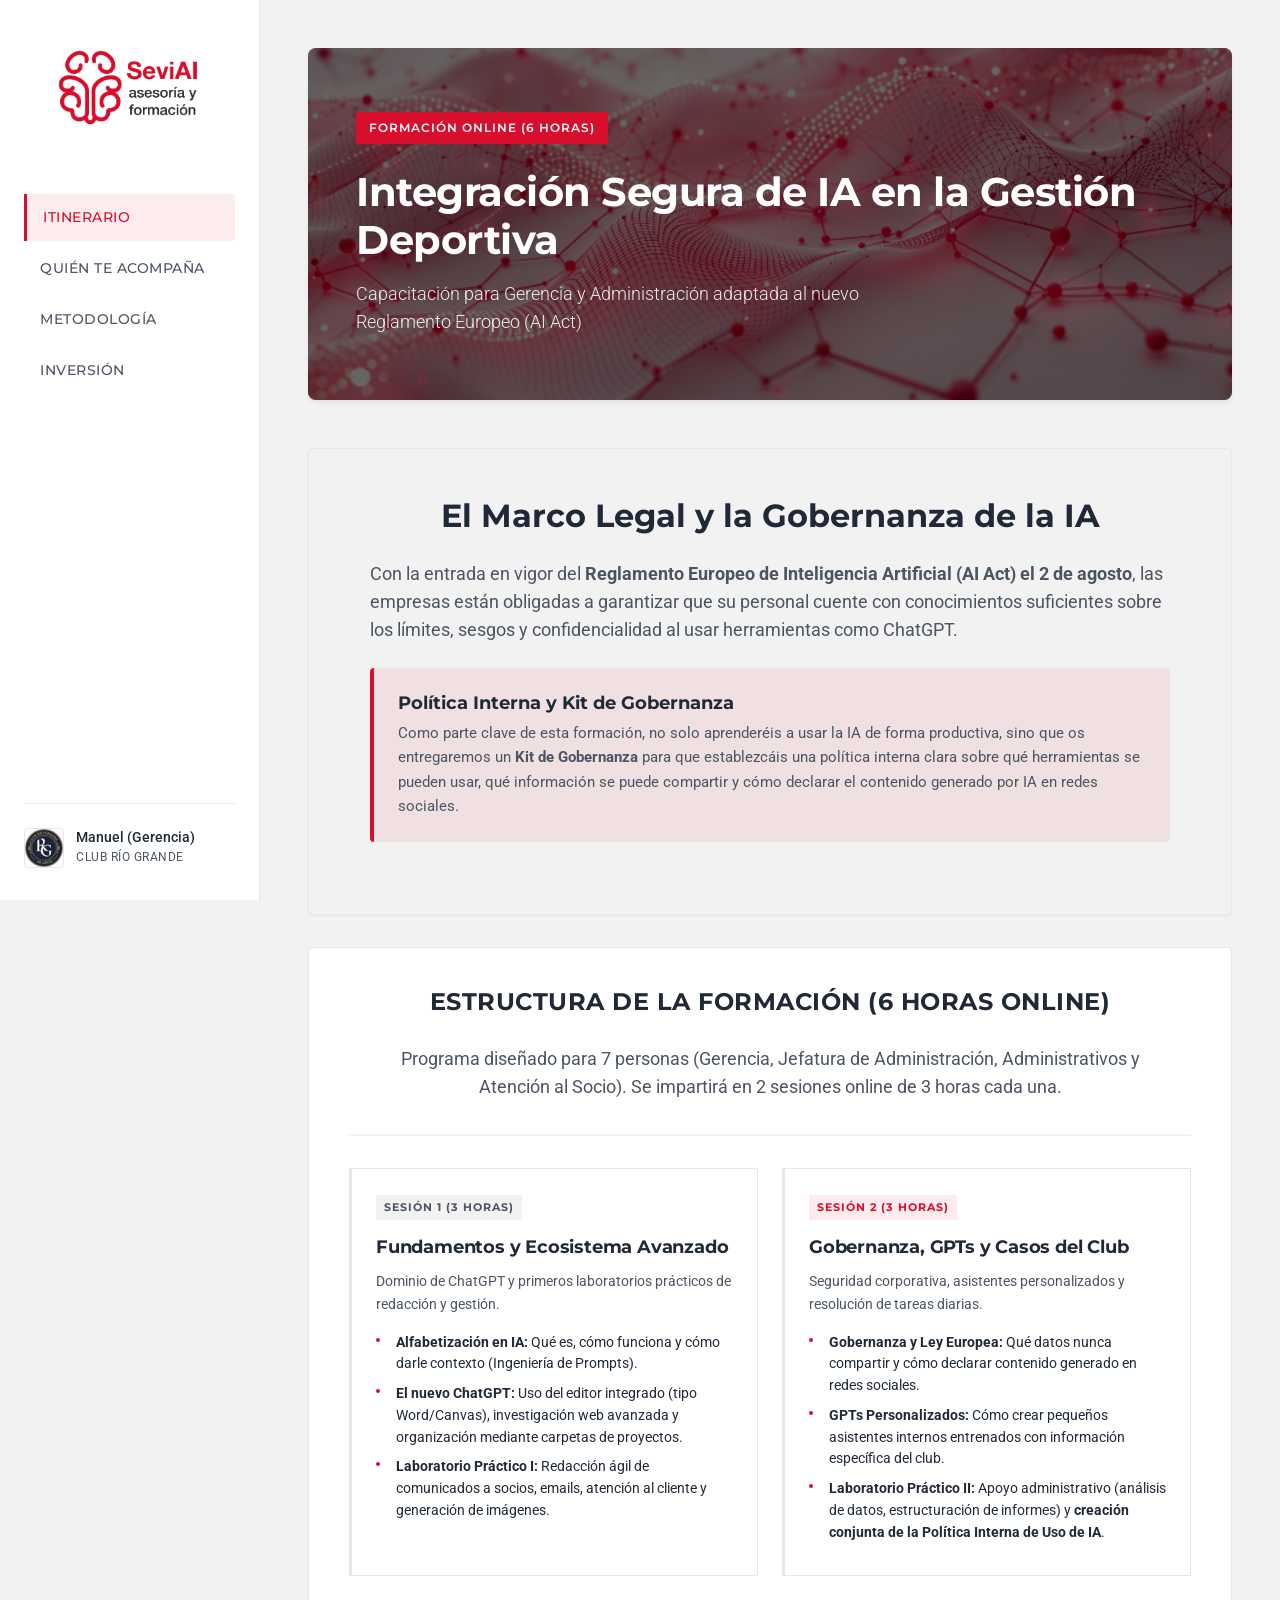
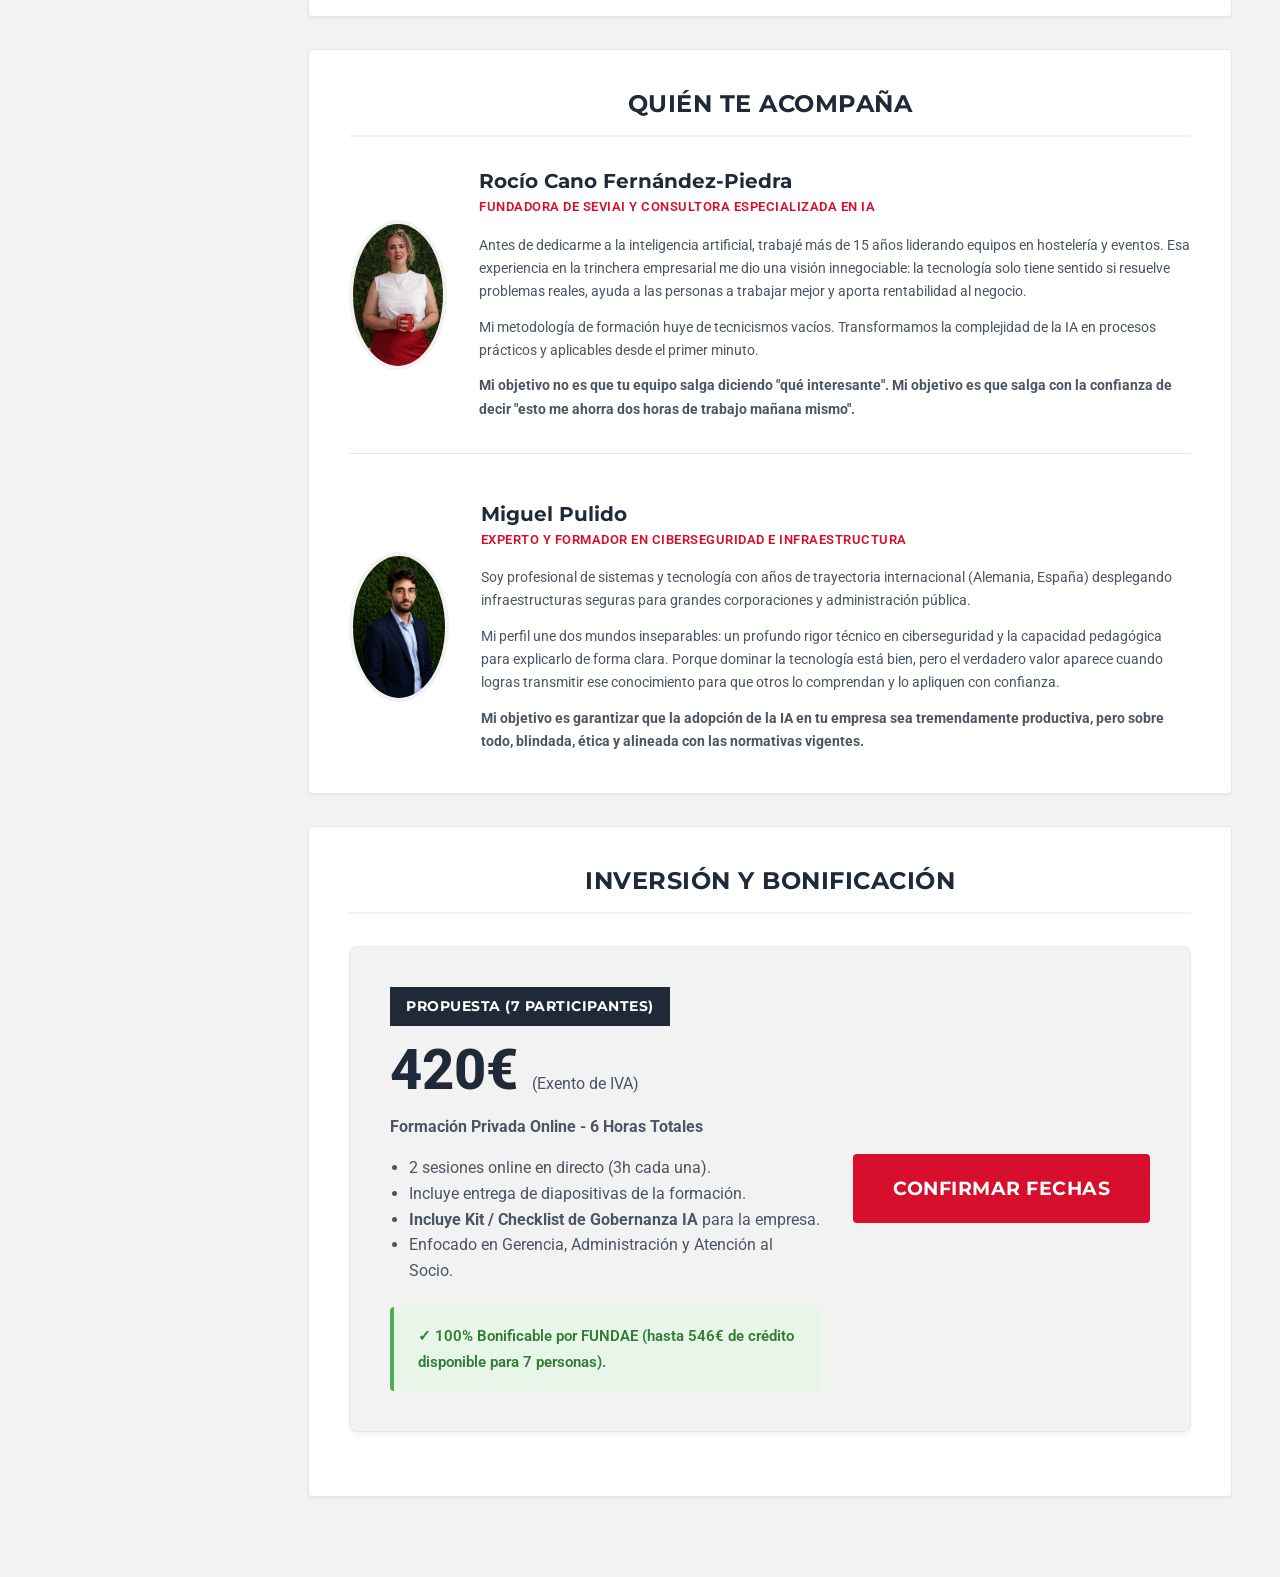
<file: propuesta-club-deportivo.html>
<!DOCTYPE html>
<html lang="es">
<head>
  <meta charset="UTF-8">
  <meta name="viewport" content="width=device-width, initial-scale=1.0">
  <title>Formación IA y Gobernanza | SeviAI</title>
  <link rel="stylesheet" href="css/styles.css">
</head>
<body>

  <div class="dashboard">
    <!-- Sidebar Navegación -->
    <aside class="sidebar">
      <div class="brand">
        <a href="https://seviai.es">
          <img src="assets/img/SeviAI-asesoría y formación_horizontal_sin_fondo.png" alt="SeviAI Asesoría y Formación">
        </a>
      </div>

      <nav class="nav-menu">
        <a href="#" class="nav-item active">Itinerario</a>
        <a href="#equipo" class="nav-item">Quién te acompaña</a>
        <a href="#metodologia" class="nav-item">Metodología</a>
        <a href="#inversion" class="nav-item">Inversión</a>
      </nav>

      <div class="client-info">
        <img src="assets/img/logo-riogrande.jpg" alt="Club Río Grande" class="client-avatar" style="object-fit:contain; background:white;">
        <div class="client-details">
          <h4>Manuel (Gerencia)</h4>
          <p>Club Río Grande</p>
        </div>
      </div>
    </aside>

    <!-- Contenido Principal -->
    <main class="main-content">
      
      <!-- Hero Propuesta -->
      <section class="hero">
        <video autoplay muted loop playsinline class="hero-video-bg" poster="assets/img/Loop copia.jpg">
          <source src="assets/img/video-formación.mov" type="video/mp4">
        </video>
        <div class="hero-content">
          <div class="hero-badge">FORMACIÓN ONLINE (6 HORAS)</div>
          <h1>Integración Segura de IA en la Gestión Deportiva</h1>
          <p>Capacitación para Gerencia y Administración adaptada al nuevo Reglamento Europeo (AI Act)</p>
        </div>
      </section>

      <!-- Urgencia Legal (Ley IA) -->
      <section class="section" style="background:var(--bg-color); border:1px solid var(--border-color); border-radius:var(--radius-md); padding: 3rem 2rem; margin-top: 2rem;">
        <div style="max-width: 800px; margin: 0 auto; text-align: left;">
          <h2 style="font-size: 2rem; color:var(--text-main); margin-bottom: 1.5rem; text-align: center;">El Marco Legal y la Gobernanza de la IA</h2>
          <p style="font-size: 1.1rem; color:var(--text-muted); margin-bottom: 1.5rem; line-height: 1.6;">Con la entrada en vigor del <strong>Reglamento Europeo de Inteligencia Artificial (AI Act) el 2 de agosto</strong>, las empresas están obligadas a garantizar que su personal cuente con conocimientos suficientes sobre los límites, sesgos y confidencialidad al usar herramientas como ChatGPT.</p>
          
          <div style="background:var(--primary-light); border-left:4px solid var(--primary); padding: 1.5rem; margin-bottom: 1.5rem; border-radius: 4px;">
            <h4 style="color:var(--text-main); margin-bottom: 0.5rem; font-size: 1.1rem;">Política Interna y Kit de Gobernanza</h4>
            <p style="color:var(--text-muted); font-size: 0.95rem;">Como parte clave de esta formación, no solo aprenderéis a usar la IA de forma productiva, sino que os entregaremos un <strong>Kit de Gobernanza</strong> para que establezcáis una política interna clara sobre qué herramientas se pueden usar, qué información se puede compartir y cómo declarar el contenido generado por IA en redes sociales.</p>
          </div>
        </div>
      </section>

      <!-- Resumen Estratégico -->
      <section class="section">
        <div class="section-header">
          <h2 class="section-title">Estructura de la Formación (6 Horas Online)</h2>
          <p style="text-align:center; max-width:800px; margin:1rem auto; color:var(--text-muted); font-size:1.1rem; line-height:1.6;">Programa diseñado para 7 personas (Gerencia, Jefatura de Administración, Administrativos y Atención al Socio). Se impartirá en 2 sesiones online de 3 horas cada una.</p>
        </div>

        <div class="grid-2">
          
          <!-- Bloque 1 -->
          <div class="card">
            <div class="card-badge badge-saber">Sesión 1 (3 Horas)</div>
            <h3 class="card-title">Fundamentos y Ecosistema Avanzado</h3>
            <p class="card-desc" style="margin-bottom: 1rem;">Dominio de ChatGPT y primeros laboratorios prácticos de redacción y gestión.</p>
            <ul class="card-list">
              <li><strong>Alfabetización en IA:</strong> Qué es, cómo funciona y cómo darle contexto (Ingeniería de Prompts).</li>
              <li><strong>El nuevo ChatGPT:</strong> Uso del editor integrado (tipo Word/Canvas), investigación web avanzada y organización mediante carpetas de proyectos.</li>
              <li><strong>Laboratorio Práctico I:</strong> Redacción ágil de comunicados a socios, emails, atención al cliente y generación de imágenes.</li>
            </ul>
          </div>

          <!-- Bloque 2 -->
          <div class="card">
            <div class="card-badge badge-hacer">Sesión 2 (3 Horas)</div>
            <h3 class="card-title">Gobernanza, GPTs y Casos del Club</h3>
            <p class="card-desc" style="margin-bottom: 1rem;">Seguridad corporativa, asistentes personalizados y resolución de tareas diarias.</p>
            <ul class="card-list">
              <li><strong>Gobernanza y Ley Europea:</strong> Qué datos nunca compartir y cómo declarar contenido generado en redes sociales.</li>
              <li><strong>GPTs Personalizados:</strong> Cómo crear pequeños asistentes internos entrenados con información específica del club.</li>
              <li><strong>Laboratorio Práctico II:</strong> Apoyo administrativo (análisis de datos, estructuración de informes) y <strong>creación conjunta de la Política Interna de Uso de IA</strong>.</li>
            </ul>
          </div>

        </div>
      </section>

      <!-- Equipo Facilitador -->
      <section class="section" id="equipo">
        <div class="section-header">
          <h2 class="section-title">Quién te acompaña</h2>
        </div>
        
        <div class="facilitator" style="margin-bottom: 3rem; padding-bottom: 2rem; border-bottom: 1px solid var(--border-color);">
          <img src="assets/img/rocio.JPG" alt="Rocío Cano Fernández-Piedra">
          <div class="facilitator-info">
            <h3>Rocío Cano Fernández-Piedra</h3>
            <p style="text-transform:uppercase; letter-spacing:0.5px; margin-bottom: 1rem; color:var(--primary); font-size:0.8rem; font-weight:600;">Fundadora de SeviAI y Consultora Especializada en IA</p>
            <p style="margin-bottom:0.8rem;">Antes de dedicarme a la inteligencia artificial, trabajé más de 15 años liderando equipos en hostelería y eventos. Esa experiencia en la trinchera empresarial me dio una visión innegociable: la tecnología solo tiene sentido si resuelve problemas reales, ayuda a las personas a trabajar mejor y aporta rentabilidad al negocio.</p>
            <p style="margin-bottom:0.8rem;">Mi metodología de formación huye de tecnicismos vacíos. Transformamos la complejidad de la IA en procesos prácticos y aplicables desde el primer minuto.</p>
            <p><strong>Mi objetivo no es que tu equipo salga diciendo "qué interesante". Mi objetivo es que salga con la confianza de decir "esto me ahorra dos horas de trabajo mañana mismo".</strong></p>
          </div>
        </div>

        <div class="facilitator">
          <img src="assets/img/miguel_pulido.jpg" alt="Miguel Pulido">
          <div class="facilitator-info">
            <h3>Miguel Pulido</h3>
            <p style="text-transform:uppercase; letter-spacing:0.5px; margin-bottom: 1rem; color:var(--primary); font-size:0.8rem; font-weight:600;">Experto y Formador en Ciberseguridad e Infraestructura</p>
            <p style="margin-bottom:0.8rem;">Soy profesional de sistemas y tecnología con años de trayectoria internacional (Alemania, España) desplegando infraestructuras seguras para grandes corporaciones y administración pública.</p>
            <p style="margin-bottom:0.8rem;">Mi perfil une dos mundos inseparables: un profundo rigor técnico en ciberseguridad y la capacidad pedagógica para explicarlo de forma clara. Porque dominar la tecnología está bien, pero el verdadero valor aparece cuando logras transmitir ese conocimiento para que otros lo comprendan y lo apliquen con confianza.</p>
            <p><strong>Mi objetivo es garantizar que la adopción de la IA en tu empresa sea tremendamente productiva, pero sobre todo, blindada, ética y alineada con las normativas vigentes.</strong></p>
          </div>
        </div>
      </section>

      <!-- Inversión -->
      <section class="section" id="inversion">
        <div class="section-header">
          <h2 class="section-title">Inversión y Bonificación</h2>
        </div>
        
        <div style="background:var(--bg-color); border:1px solid #e5e7eb; padding: 2.5rem; display:flex; justify-content:space-between; align-items:center; flex-wrap:wrap; gap:2rem; border-radius:8px; margin-bottom:1.5rem; box-shadow: 0 4px 6px -1px rgba(0, 0, 0, 0.05);">
          <div style="flex: 1; min-width: 300px;">
            <div class="card-badge" style="background:#1f2937; color:white; margin-bottom:1rem; font-weight:bold; text-transform:uppercase; letter-spacing:0.5px; font-size: 0.9rem; padding: 0.5rem 1rem;">PROPUESTA (7 PARTICIPANTES)</div>
            <h3 style="font-size: 3.5rem; color:var(--text-main); font-weight: 800; font-family:'Roboto', sans-serif; margin-bottom:1rem; line-height: 1;">420€ <span style="font-size: 1rem; color: var(--text-muted); font-weight: 400;">(Exento de IVA)</span></h3>
            
            <div style="color:var(--text-muted); font-size:1rem; max-width:600px; line-height:1.6; margin-bottom: 1.5rem;">
              <p style="margin-bottom: 1rem;"><strong>Formación Privada Online - 6 Horas Totales</strong></p>
              <ul style="padding-left: 1.2rem;">
                <li>2 sesiones online en directo (3h cada una).</li>
                <li>Incluye entrega de diapositivas de la formación.</li>
                <li><strong>Incluye Kit / Checklist de Gobernanza IA</strong> para la empresa.</li>
                <li>Enfocado en Gerencia, Administración y Atención al Socio.</li>
              </ul>
            </div>
            
            <div style="background: #E8F5E9; border-left: 4px solid #4CAF50; padding: 1rem 1.5rem; border-radius: 4px; display: inline-block;">
              <span style="color: #2E7D32; font-size: 0.95rem; font-weight: 600;">
                ✓ 100% Bonificable por FUNDAE (hasta 546€ de crédito disponible para 7 personas).
              </span>
            </div>
          </div>
          
          <div style="text-align:right; align-self: center;">
            <a href="mailto:rocio@seviai.es?subject=Confirmación%20Formación%20IA" class="btn btn-primary" style="font-size: 1.2rem; padding: 1.2rem 2.5rem; display:inline-block; font-weight:bold; letter-spacing:0.5px;">CONFIRMAR FECHAS</a>
          </div>
        </div>

      </section>

    </main>
  </div>

</body>
</html>
</file>
<file: css/styles.css>
@import url('https://fonts.googleapis.com/css2?family=Montserrat:wght@400;600;700;800&family=Roboto:wght@300;400;500&display=swap');

:root {
  --primary: #D80F2C; /* Rojo Carmesí del Brandbook */
  --primary-hover: #b30c25;
  --primary-light: rgba(216, 15, 44, 0.08);
  --bg-color: #F2F2F2; /* Blanco tiza */
  --surface: #FFFFFF; /* Blanco puro */
  --text-main: #1f2937;
  --text-muted: #4b5563;
  --border-color: #e5e7eb;
  
  /* Sombras más sutiles y elegantes (corporativas) */
  --shadow-sm: 0 1px 2px rgba(0,0,0,0.05);
  --shadow-md: 0 4px 6px -1px rgba(0,0,0,0.05), 0 2px 4px -1px rgba(0,0,0,0.03);
  --shadow-lg: 0 10px 15px -3px rgba(0,0,0,0.05), 0 4px 6px -2px rgba(0,0,0,0.02);
  
  /* Bordes menos redondeados para un look estructurado y serio */
  --radius-md: 4px;
  --radius-lg: 8px;
  --radius-xl: 12px;
  
  /* Colores de etiquetas */
  --tag-saber: #1f2937;
  --tag-hacer: #D80F2C;
  --tag-ser: #4b5563;
}

* {
  box-sizing: border-box;
  margin: 0;
  padding: 0;
}

body {
  font-family: 'Roboto', sans-serif;
  background-color: var(--bg-color);
  color: var(--text-main);
  line-height: 1.6;
  -webkit-font-smoothing: antialiased;
  overflow-x: hidden;
}

html {
  overflow-x: hidden;
}

/* Typography */
h1, h2, h3, h4, h5, h6 {
  font-family: 'Montserrat', sans-serif;
  font-weight: 700;
  color: var(--text-main);
  line-height: 1.2;
}

a {
  color: var(--primary);
  text-decoration: none;
  transition: color 0.3s ease;
}

a:hover {
  color: var(--primary-hover);
}

/* Layout Dashboard */
.dashboard {
  display: grid;
  grid-template-columns: 260px 1fr;
  min-height: 100vh;
}

/* Sidebar */
.sidebar {
  background: var(--surface);
  border-right: 1px solid var(--border-color);
  padding: 2rem 1.5rem;
  display: flex;
  flex-direction: column;
  position: sticky;
  top: 0;
  height: 100vh;
  z-index: 10;
}

.brand {
  margin-bottom: 3rem;
  text-align: center;
}

.brand img {
  max-width: 160px;
  height: auto;
}

.nav-menu {
  display: flex;
  flex-direction: column;
  gap: 0.25rem;
}

.nav-item {
  display: flex;
  align-items: center;
  gap: 12px;
  padding: 0.75rem 1rem;
  border-radius: var(--radius-md);
  color: var(--text-muted);
  font-weight: 500;
  transition: all 0.2s ease;
  font-family: 'Montserrat', sans-serif;
  font-size: 0.9rem;
  text-transform: uppercase;
  letter-spacing: 0.5px;
}

.nav-item i {
  font-size: 1.1rem;
}

.nav-item:hover {
  background-color: var(--bg-color);
  color: var(--primary);
}

.nav-item.active {
  background-color: var(--primary-light);
  color: var(--primary);
  border-left: 3px solid var(--primary);
  border-radius: 0 var(--radius-md) var(--radius-md) 0;
}

.client-info {
  margin-top: auto;
  padding-top: 1.5rem;
  border-top: 1px solid var(--border-color);
  display: flex;
  align-items: center;
  gap: 12px;
}

.client-avatar {
  width: 40px;
  height: 40px;
  border-radius: var(--radius-md);
  object-fit: cover;
  border: 1px solid var(--border-color);
}

.client-details h4 {
  font-size: 0.9rem;
  margin-bottom: 0.1rem;
  font-family: 'Roboto', sans-serif;
  font-weight: 500;
}

.client-details p {
  font-size: 0.75rem;
  color: var(--text-muted);
  text-transform: uppercase;
  letter-spacing: 0.5px;
}

/* Main Content */
.main-content {
  padding: 3rem;
  max-width: 1200px;
  margin: 0 auto;
  width: 100%;
}

/* Hero Section */
.hero {
  position: relative;
  background-color: #000;
  border-radius: var(--radius-lg);
  padding: 4rem 3rem;
  color: white;
  margin-bottom: 3rem;
  overflow: hidden;
  box-shadow: var(--shadow-md);
}

.hero-video-bg {
  position: absolute;
  top: 50%;
  left: 50%;
  min-width: 100%;
  min-height: 100%;
  width: auto;
  height: auto;
  transform: translateX(-50%) translateY(-50%);
  object-fit: cover;
  opacity: 0.4;
  z-index: 0;
}

.hero-content {
  position: relative;
  z-index: 1;
}

.hero-badge {
  display: inline-block;
  background: var(--primary);
  color: white;
  padding: 0.4rem 0.8rem;
  font-family: 'Montserrat', sans-serif;
  font-size: 0.75rem;
  font-weight: 600;
  text-transform: uppercase;
  letter-spacing: 1px;
  margin-bottom: 1.5rem;
}

.hero h1 {
  color: white;
  font-size: 2.5rem;
  margin-bottom: 1rem;
  max-width: 800px;
  letter-spacing: -0.5px;
}

.hero p {
  font-size: 1.1rem;
  opacity: 0.9;
  max-width: 600px;
  font-weight: 300;
}

/* Section Styling */
.section {
  background: var(--surface);
  border-radius: var(--radius-md);
  padding: 2.5rem;
  margin-bottom: 2rem;
  box-shadow: var(--shadow-sm);
  border: 1px solid var(--border-color);
}

.section-header {
  display: flex;
  flex-direction: column;
  align-items: center;
  text-align: center;
  gap: 12px;
  margin-bottom: 2rem;
  padding-bottom: 1rem;
  border-bottom: 2px solid var(--bg-color);
}

.section-title {
  font-size: 1.5rem;
  text-transform: uppercase;
  letter-spacing: 0.5px;
  color: var(--text-main);
}

/* Grid Layouts */
.grid-2 {
  display: grid;
  grid-template-columns: repeat(auto-fit, minmax(min(100%, 280px), 1fr));
  gap: 1.5rem;
}

/* Cards */
.card {
  background: var(--surface);
  border: 1px solid var(--border-color);
  border-left: 3px solid var(--border-color);
  padding: 1.5rem;
  transition: all 0.3s ease;
}

@media (min-width: 768px) {
  .span-2-desktop {
    grid-column: span 2;
  }
}

.card:hover {
  border-left-color: var(--primary);
  box-shadow: var(--shadow-md);
}

.card-badge {
  display: inline-block;
  font-family: 'Montserrat', sans-serif;
  font-size: 0.7rem;
  font-weight: 700;
  text-transform: uppercase;
  letter-spacing: 1px;
  padding: 0.25rem 0.5rem;
  margin-bottom: 1rem;
  background: var(--bg-color);
  color: var(--text-muted);
}

.badge-hacer {
  background: var(--primary-light);
  color: var(--primary);
}

.card-title {
  font-size: 1.1rem;
  margin-bottom: 0.75rem;
  letter-spacing: -0.2px;
}

.card-desc {
  font-size: 0.9rem;
  color: var(--text-muted);
  margin-bottom: 1rem;
}

.card-list {
  list-style: none;
}

.card-list li {
  position: relative;
  padding-left: 1.25rem;
  font-size: 0.85rem;
  margin-bottom: 0.5rem;
  color: var(--text-main);
}

.card-list li::before {
  content: '';
  position: absolute;
  left: 0;
  top: 6px;
  width: 4px;
  height: 4px;
  background-color: var(--primary);
  border-radius: 50%;
}

/* Facilitator Section */
.facilitator {
  display: flex;
  gap: 2rem;
  align-items: center;
}
.facilitator img {
  width: 150px;
  height: 150px;
  object-fit: cover;
  object-position: top center;
  border-radius: 50%;
  border: 4px solid var(--bg-color);
}
.facilitator-info h3 {
  font-size: 1.25rem;
  margin-bottom: 0.25rem;
}
.facilitator-info p {
  color: var(--text-muted);
  font-size: 0.9rem;
}

/* Buttons */
.btn {
  display: inline-flex;
  align-items: center;
  justify-content: center;
  gap: 8px;
  padding: 0.75rem 1.5rem;
  font-weight: 600;
  font-family: 'Montserrat', sans-serif;
  text-transform: uppercase;
  letter-spacing: 0.5px;
  cursor: pointer;
  transition: all 0.2s ease;
  border: none;
  font-size: 0.85rem;
  border-radius: var(--radius-md);
}

.btn-primary {
  background-color: var(--primary);
  color: white;
}

.btn-primary:hover {
  background-color: var(--primary-hover);
  color: white;
}

.btn-outline {
  background-color: transparent;
  color: var(--text-main);
  border: 1px solid var(--border-color);
}

.btn-outline:hover {
  border-color: var(--text-main);
  background-color: var(--bg-color);
}

/* Diagnostic Section */
.diagnostic-banner {
  background: var(--surface);
  border: 1px solid var(--primary);
  border-left: 4px solid var(--primary);
  padding: 2rem;
  display: flex;
  justify-content: space-between;
  align-items: center;
  flex-wrap: wrap;
  gap: 2rem;
  margin-bottom: 3rem;
}

.diagnostic-text h3 {
  color: var(--text-main);
  font-size: 1.25rem;
  margin-bottom: 0.25rem;
}

.diagnostic-text p {
  color: var(--text-muted);
  font-size: 0.9rem;
  max-width: 500px;
}

/* Modal */
.modal-overlay {
  position: fixed;
  top: 0;
  left: 0;
  right: 0;
  bottom: 0;
  background: rgba(31, 41, 55, 0.8);
  display: flex;
  justify-content: center;
  align-items: center;
  z-index: 100;
  opacity: 0;
  visibility: hidden;
  transition: all 0.3s ease;
}

.modal-overlay.active {
  opacity: 1;
  visibility: visible;
}

.modal {
  background: var(--surface);
  width: 90%;
  max-width: 500px;
  padding: 2.5rem;
  position: relative;
  transform: translateY(10px);
  transition: all 0.3s ease;
  max-height: 90vh;
  overflow-y: auto;
}

.modal-overlay.active .modal {
  transform: translateY(0);
}

.modal-close {
  position: absolute;
  top: 1rem;
  right: 1rem;
  background: none;
  border: none;
  font-size: 1.25rem;
  color: var(--text-muted);
  cursor: pointer;
}

.modal-close:hover {
  color: var(--primary);
}

/* Form Styles */
.form-group {
  margin-bottom: 1.5rem;
}

.form-label {
  display: block;
  font-weight: 500;
  margin-bottom: 0.5rem;
  font-size: 0.85rem;
  text-transform: uppercase;
  letter-spacing: 0.5px;
  color: var(--text-muted);
}

.form-control {
  width: 100%;
  padding: 0.75rem 1rem;
  border: 1px solid var(--border-color);
  background-color: var(--bg-color);
  font-family: inherit;
  font-size: 0.95rem;
  transition: border-color 0.2s;
}

.form-control:focus {
  outline: none;
  border-color: var(--primary);
  background-color: var(--surface);
}

select.form-control {
  appearance: none;
  background-image: url("data:image/svg+xml,%3Csvg xmlns='http://www.w3.org/2000/svg' fill='none' viewBox='0 0 24 24' stroke='%234b5563'%3E%3Cpath stroke-linecap='round' stroke-linejoin='round' stroke-width='2' d='M19 9l-7 7-7-7'%3E%3C/path%3E%3C/svg%3E");
  background-repeat: no-repeat;
  background-position: right 1rem center;
  background-size: 1em;
}

.success-message {
  display: none;
  background: var(--bg-color);
  border-left: 4px solid #059669;
  color: var(--text-main);
  padding: 1.5rem;
  margin-top: 1rem;
  font-size: 0.95rem;
}

/* Responsive */
@media (max-width: 992px) {
  .dashboard {
    grid-template-columns: 1fr;
  }
  .sidebar {
    position: static;
    height: auto;
    border-right: none;
    border-bottom: 1px solid var(--border-color);
    padding: 1.5rem;
  }
  .main-content {
    padding: 1.5rem;
  }
  .facilitator {
    flex-direction: column;
    text-align: center;
  }
}

/* Footer Responsive */
.footer {
  margin-top: 4rem;
  padding-top: 2rem;
  border-top: 1px solid var(--border-color);
  display: flex;
  flex-wrap: wrap;
  justify-content: center;
  align-items: center;
  gap: 4rem;
  font-size: 0.95rem;
  color: var(--text-muted);
}

.footer-logo img {
  height: 80px;
  object-fit: contain;
}

.footer-section {
  display: flex;
  flex-direction: column;
  justify-content: center;
  gap: 0.8rem;
  border-left: 2px solid var(--border-color);
  padding-left: 2rem;
  min-height: 80px;
}

@media (max-width: 768px) {
  html, body {
    overflow-x: hidden;
    width: 100%;
  }
  .footer {
    flex-direction: column;
    gap: 2rem;
    text-align: center;
  }
  .footer-section {
    border-left: none;
    border-top: 1px solid var(--border-color);
    padding-left: 0;
    padding-top: 1rem;
    min-height: auto;
  }
  .main-content {
    padding: 1rem !important;
    overflow: hidden;
  }
  .hero {
    padding: 2rem 1.2rem !important;
  }
  .hero h1 {
    font-size: 1.8rem !important;
    word-wrap: break-word;
  }
  .section {
    padding: 1.5rem !important;
  }
  .diagnostic-banner {
    padding: 1.5rem !important;
    text-align: center;
    justify-content: center;
  }
  
  /* Overrides for inline styles that break mobile layout */
  [style*="padding: 3rem 2rem"] {
    padding: 1.5rem !important;
  }
  [style*="padding: 2.5rem"] {
    padding: 1.5rem !important;
  }
  [style*="min-width: 300px"] {
    min-width: 0 !important;
  }
  [style*="font-size: 3.5rem"] {
    font-size: 2.5rem !important;
  }
}
</file>
